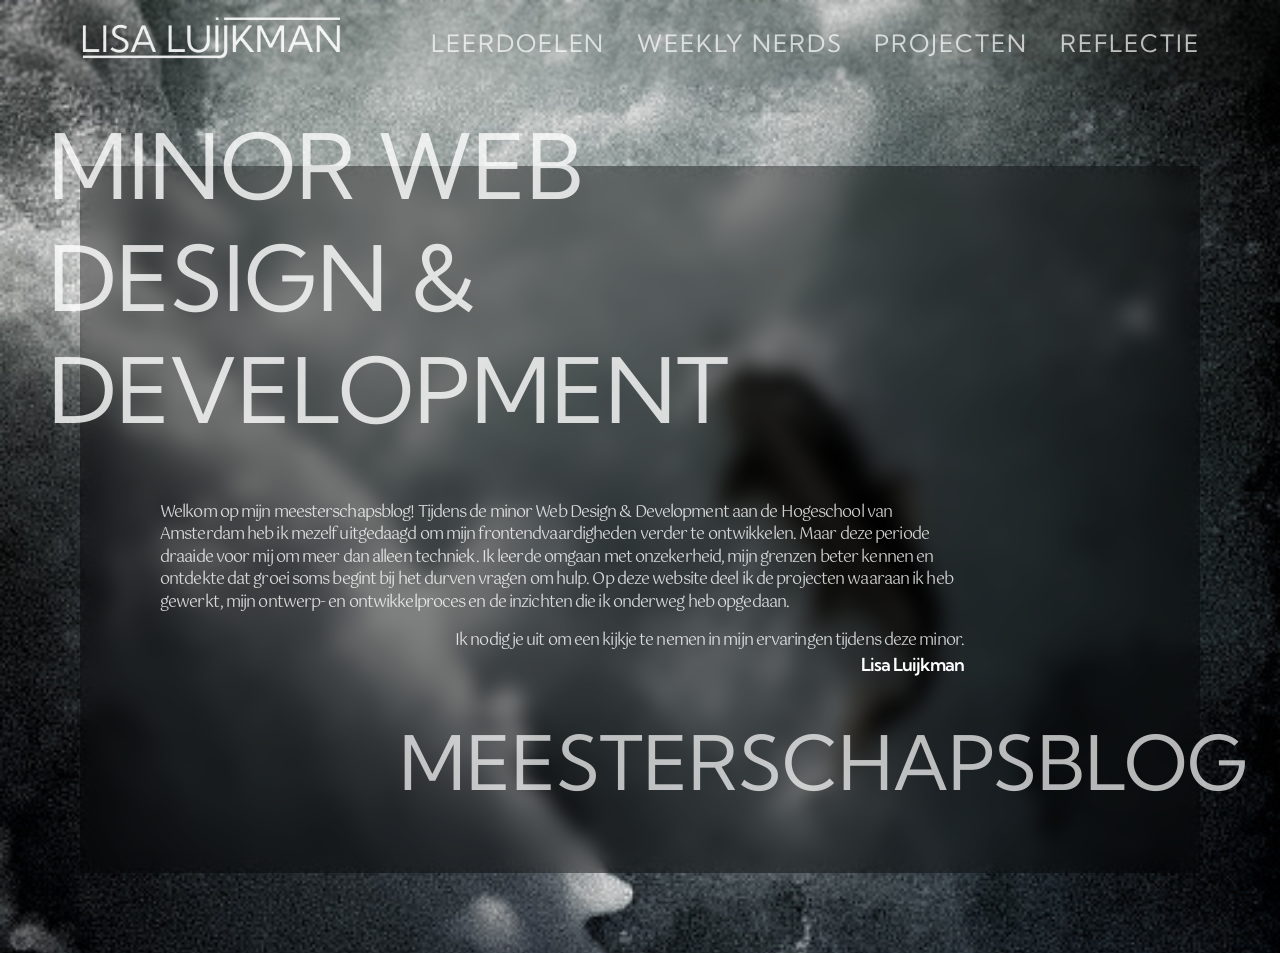
<file: index.html>
<!DOCTYPE html>
<html lang="en">

<head>
    <meta charset="UTF-8">
    <meta name="viewport" content="width=device-width, initial-scale=1.0">
    <title>Meesterschaps blog</title>
    <link rel="stylesheet" href="styles/general.css">
    <link rel="stylesheet" href="styles/index.css">
</head>

<body class="index-page">

    <header class="site-header">
        <div class="logo">
            <a href="index.html">
                <img src="assets/images/lisa-logo.png" alt="Lisa logo">
            </a>
        </div>

        <nav class="main-nav">
            <a href="pages/leerdoelen.html">Leerdoelen</a>
            <a href="pages/weekly_nerds.html">Weekly nerds</a>
            <a href="pages/vakken.html">Projecten</a>
            <a href="pages/reflectie.html">Reflectie</a>
        </nav>
    </header>

    <main class="index-main">

        <div id="index-h1-wrapper">
            <h1>Meesterschapsblog</h1>
        </div>

        <section class="hero-intro">
            <h2 class="hero-title">Minor Web Design &amp; Development</h2>

            <p class="hero-text">
                Welkom op mijn meesterschapsblog!
                Tijdens de minor Web Design &amp; Development aan de Hogeschool van Amsterdam heb ik mezelf uitgedaagd om
                mijn frontendvaardigheden verder te ontwikkelen. Maar deze periode draaide voor mij om meer dan alleen
                techniek. Ik leerde omgaan met onzekerheid, mijn grenzen beter kennen en ontdekte dat groei soms begint
                bij het durven vragen om hulp.
                Op deze website deel ik de projecten waaraan ik heb gewerkt, mijn ontwerp- en ontwikkelproces en de
                inzichten die ik onderweg heb opgedaan.
            </p>

            <p class="hero-text">
                Ik nodig je uit om een kijkje te nemen in mijn ervaringen tijdens deze minor.
            </p>
            <p class="hero-text">Lisa Luijkman</p>
        </section>

    </main>

</body>

</html>
</file>
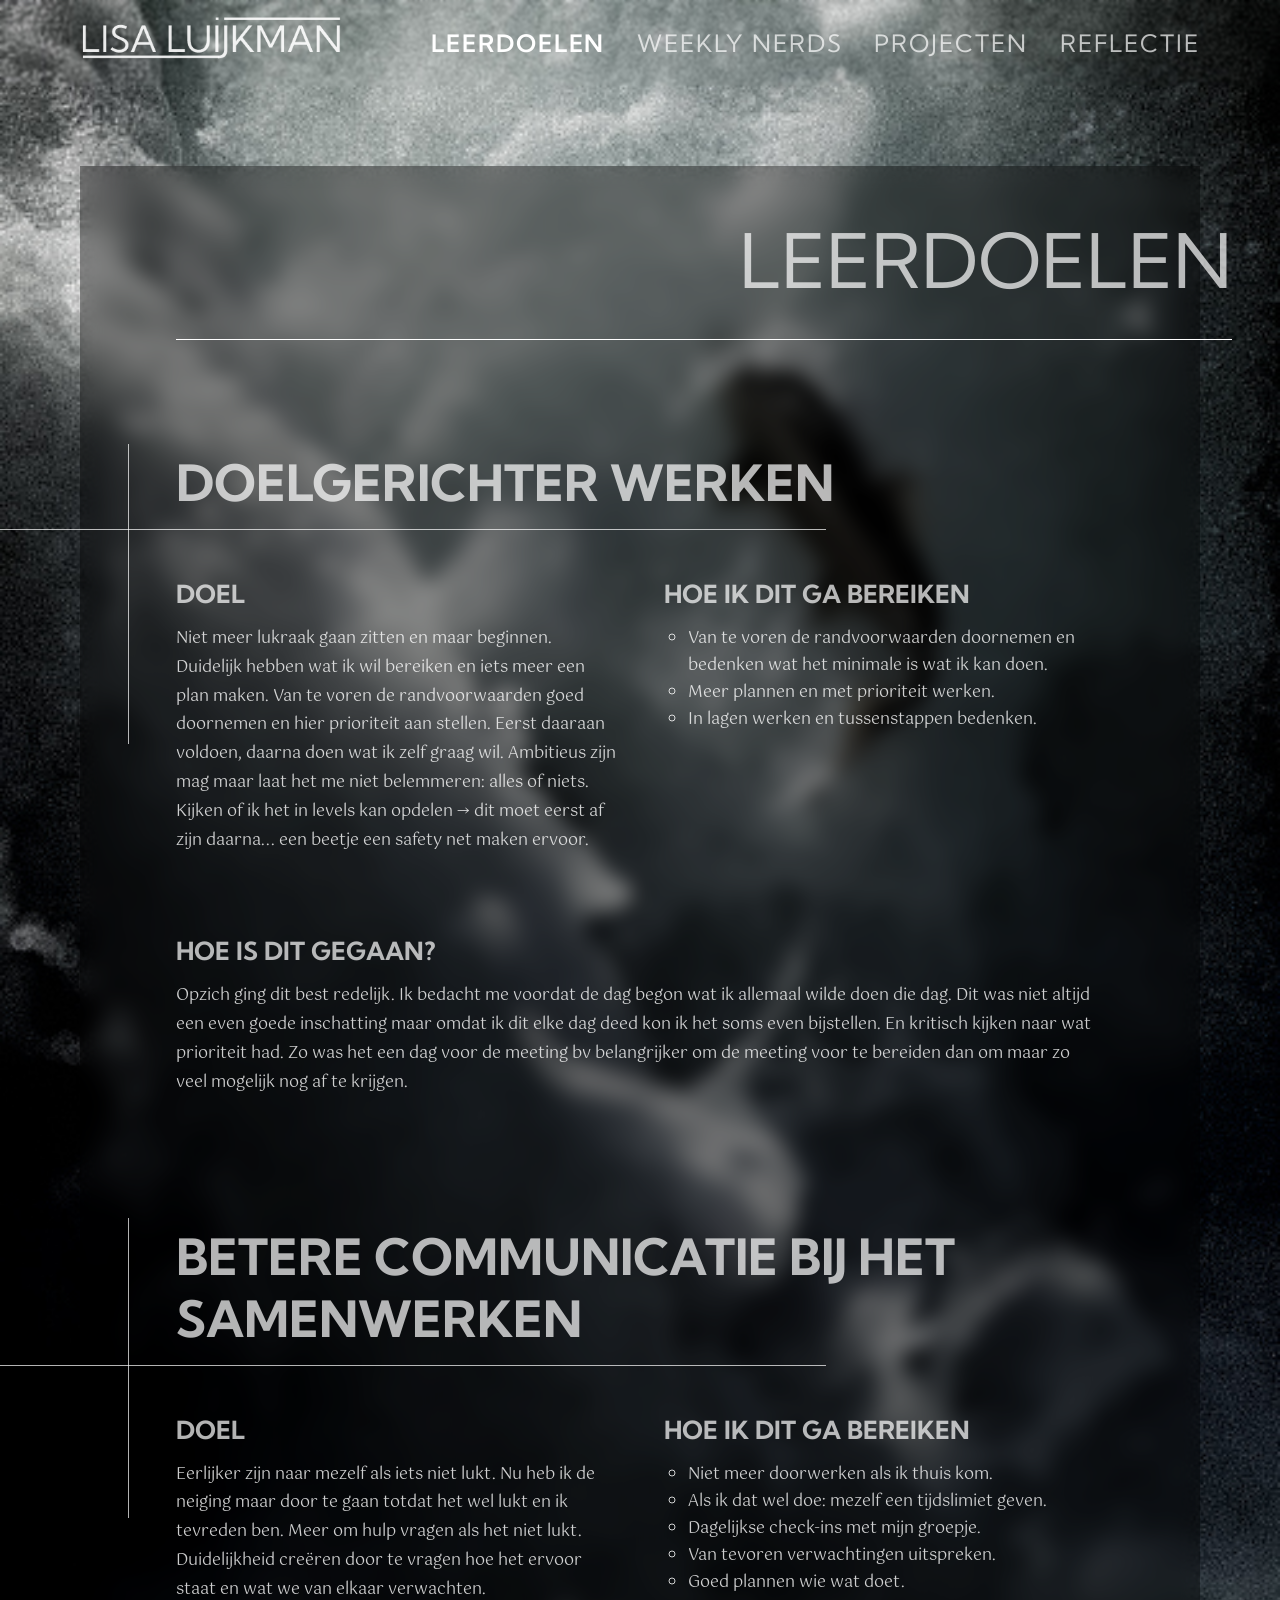
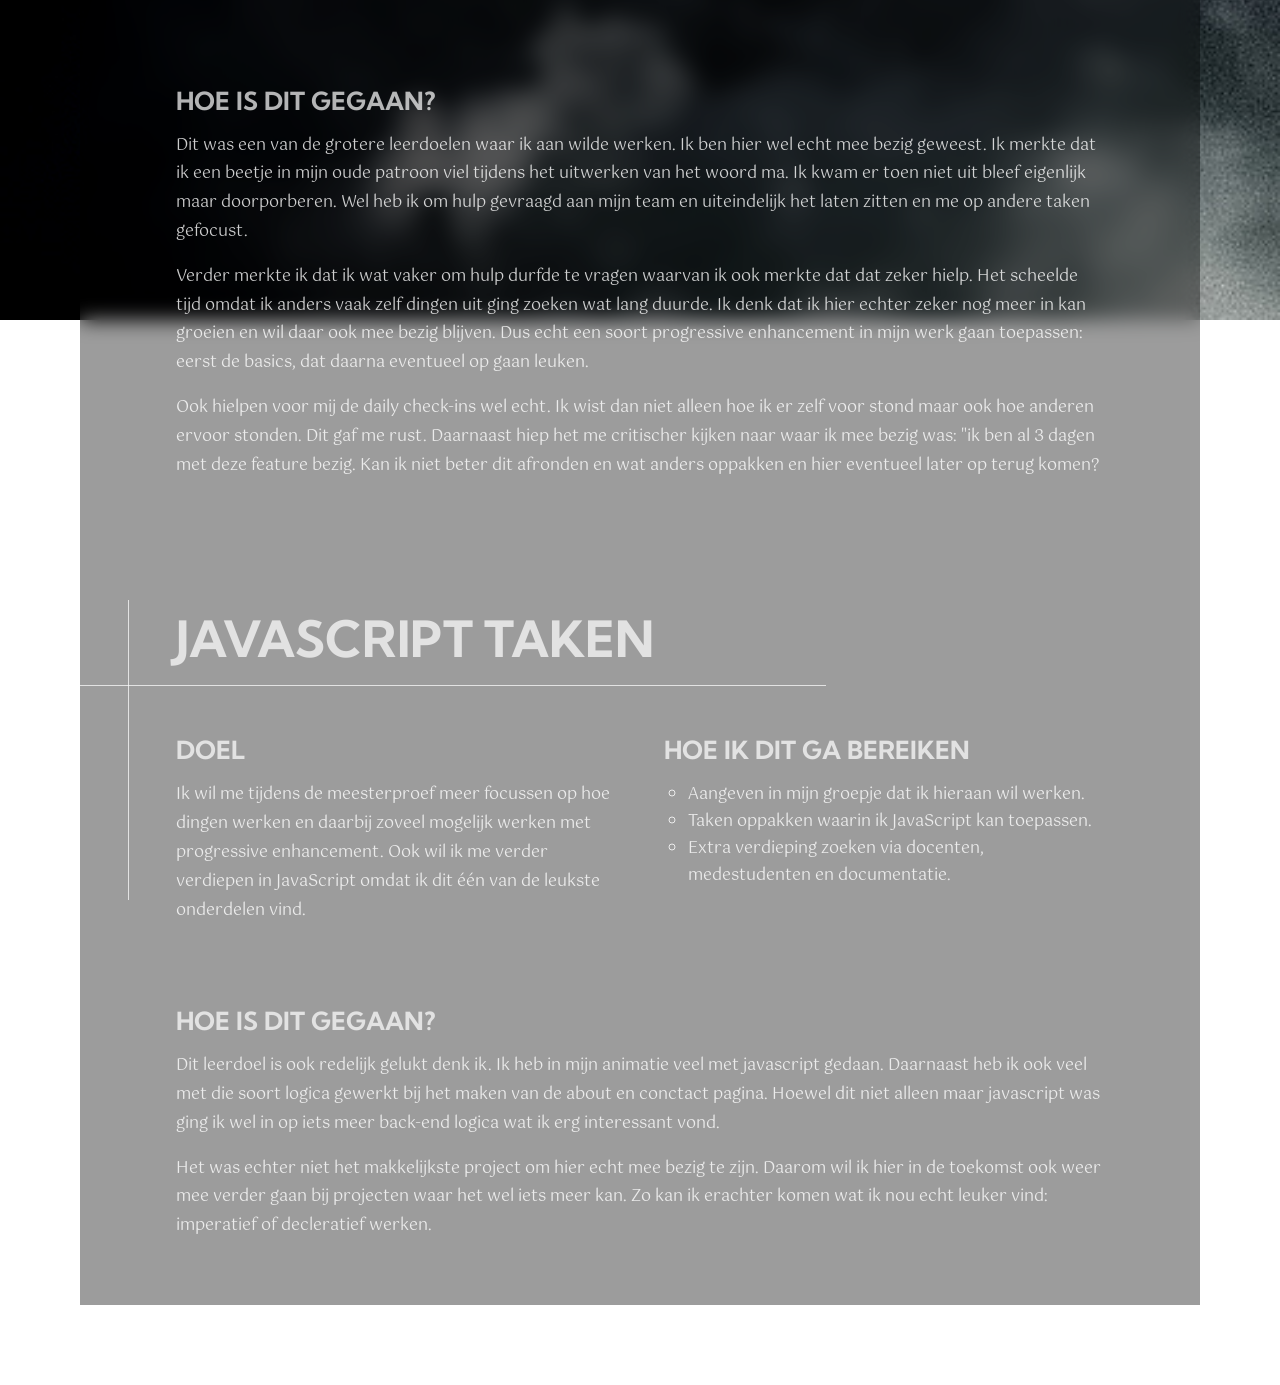
<file: pages/leerdoelen.html>
<!DOCTYPE html>
<html lang="en">

<head>
    <meta charset="UTF-8">
    <meta name="viewport" content="width=device-width, initial-scale=1.0">
    <title>Leerdoelen</title>
    <link rel="stylesheet" href="../styles/general.css">
    <link rel="stylesheet" href="../styles/leerdoelen.css">
</head>

<body>
    <header class="site-header">
        <div class="logo">
            <a href="index.html">
                <img src="../assets/images/lisa-logo.png" alt="Lisa logo">
            </a>
        </div>
        <nav class="main-nav">
            <a href="../pages/leerdoelen.html" class="active" aria-current="page">Leerdoelen</a>
            <a href="../pages/weekly_nerds.html">Weekly nerds</a>
            <a href="../pages/vakken.html">Projecten</a>
            <a href="../pages/reflectie.html">Reflectie</a>
        </nav>
    </header>


    <main class="learning-goals">
        <h1>Leerdoelen</h1>

        <article class="grid">
            <h2 class="full" class="section-title">Doelgerichter werken</h2>

            <ul>
                <li>
                    <h3>Doel</h3>
                    <p>
                        Niet meer lukraak gaan zitten en maar beginnen. Duidelijk hebben wat ik wil bereiken en iets
                        meer
                        een plan maken. Van te voren de randvoorwaarden goed doornemen en hier prioriteit aan stellen.
                        Eerst daaraan voldoen, daarna doen wat ik zelf graag wil. Ambitieus zijn mag maar laat het me
                        niet belemmeren: alles of niets. Kijken of ik het in levels kan opdelen → dit moet eerst af
                        zijn daarna... een beetje een safety net maken ervoor.
                    </p>
                </li>

                <li>
                    <h3>Hoe ik dit ga bereiken</h3>
                    <ul>
                        <li>Van te voren de randvoorwaarden doornemen en bedenken wat het minimale is wat ik kan doen.
                        </li>
                        <li>Meer plannen en met prioriteit werken.</li>
                        <li>In lagen werken en tussenstappen bedenken.</li>
                    </ul>
                </li>

                <li class="full">
                    <h3>Hoe is dit gegaan?</h3>
                    <p>
                        Opzich ging dit best redelijk. Ik bedacht me voordat de dag begon wat ik allemaal wilde doen die
                        dag. Dit was niet altijd een even goede inschatting maar omdat ik dit elke dag deed kon ik het
                        soms even bijstellen. En kritisch kijken naar wat prioriteit had. Zo was het een dag voor de
                        meeting bv belangrijker om de meeting voor te bereiden dan om maar zo veel mogelijk nog af te
                        krijgen.
                </li>
            </ul>
        </article>

        <article class="grid">
            <h2 class="full" class="section-title">Betere communicatie bij het samenwerken</h2>

            <ul>
                <li>
                    <h3>Doel</h3>
                    <p>
                        Eerlijker zijn naar mezelf als iets niet lukt. Nu heb ik de neiging maar door te gaan totdat het
                        wel
                        lukt en ik tevreden ben. Meer om hulp vragen als het niet lukt. Duidelijkheid creëren door te
                        vragen
                        hoe het ervoor staat en wat we van elkaar verwachten.
                    </p>
                </li>

                <li>
                    <h3>Hoe ik dit ga bereiken</h3>
                    <ul>
                        <li>Niet meer doorwerken als ik thuis kom.</li>
                        <li>Als ik dat wel doe: mezelf een tijdslimiet geven.</li>
                        <li>Dagelijkse check-ins met mijn groepje.</li>
                        <li>Van tevoren verwachtingen uitspreken.</li>
                        <li>Goed plannen wie wat doet.</li>
                    </ul>
                </li>

                <li class="full">
                    <h3>Hoe is dit gegaan?</h3>
                    <p>
                        Dit was een van de grotere leerdoelen waar ik aan wilde werken. Ik ben hier wel echt mee bezig
                        geweest. Ik merkte dat ik een beetje in mijn oude patroon viel tijdens het uitwerken van het
                        woord ma. Ik kwam er toen niet uit bleef eigenlijk maar doorporberen. Wel heb ik om hulp
                        gevraagd aan mijn team en uiteindelijk het laten zitten en me op andere taken gefocust.
                    </p>
                    <p>Verder merkte ik dat ik wat vaker om hulp durfde te vragen waarvan ik ook merkte dat dat zeker
                        hielp. Het scheelde tijd omdat ik anders vaak zelf dingen uit ging zoeken wat lang duurde. Ik
                        denk dat ik hier echter zeker nog meer in kan groeien en wil daar ook mee bezig blijven. Dus
                        echt een soort progressive enhancement in mijn werk gaan toepassen: eerst de basics, dat daarna
                        eventueel op gaan leuken.</p>
                    <p> Ook hielpen voor mij de daily check-ins wel echt. Ik wist dan niet alleen hoe ik er zelf voor
                        stond maar ook hoe anderen ervoor stonden. Dit gaf me rust. Daarnaast hiep het me critischer
                        kijken naar waar ik mee bezig was: "ik ben al 3 dagen met deze feature bezig. Kan ik niet beter
                        dit afronden en wat anders oppakken en hier eventueel later op terug komen?</p>
                </li>
            </ul>
        </article>

        <article class="grid">
            <h2 class="full" class="section-title">Javascript taken</h2>

            <ul>
                <li>
                    <h3>Doel</h3>
                    <p>
                        Ik wil me tijdens de meesterproef meer focussen op hoe dingen werken en daarbij zoveel mogelijk
                        werken met progressive enhancement. Ook wil ik me verder verdiepen in JavaScript omdat ik dit
                        één
                        van de leukste onderdelen vind.
                    </p>
                </li>

                <li>
                    <h3>Hoe ik dit ga bereiken</h3>
                    <ul>
                        <li>Aangeven in mijn groepje dat ik hieraan wil werken.</li>
                        <li>Taken oppakken waarin ik JavaScript kan toepassen.</li>
                        <li>Extra verdieping zoeken via docenten, medestudenten en documentatie.</li>
                    </ul>
                </li>

                <li class="full">
                    <h3>Hoe is dit gegaan?</h3>
                    <p>
                        Dit leerdoel is ook redelijk gelukt denk ik. Ik heb in mijn animatie veel met javascript gedaan.
                        Daarnaast heb ik ook veel met die soort logica gewerkt bij het maken van de about en conctact
                        pagina. Hoewel dit niet alleen maar javascript was ging ik wel in op iets meer back-end logica
                        wat ik erg interessant vond.
                    </p>
                    <p>Het was echter niet het makkelijkste project om hier echt mee bezig te zijn. Daarom wil ik hier
                        in de toekomst ook weer mee verder gaan bij projecten waar het wel iets meer kan. Zo kan ik
                        erachter komen wat ik nou echt leuker vind: imperatief of decleratief werken.</p>
                </li>
            </ul>
        </article>
    </main>


    <footer>

    </footer>


</body>

</html>
</file>
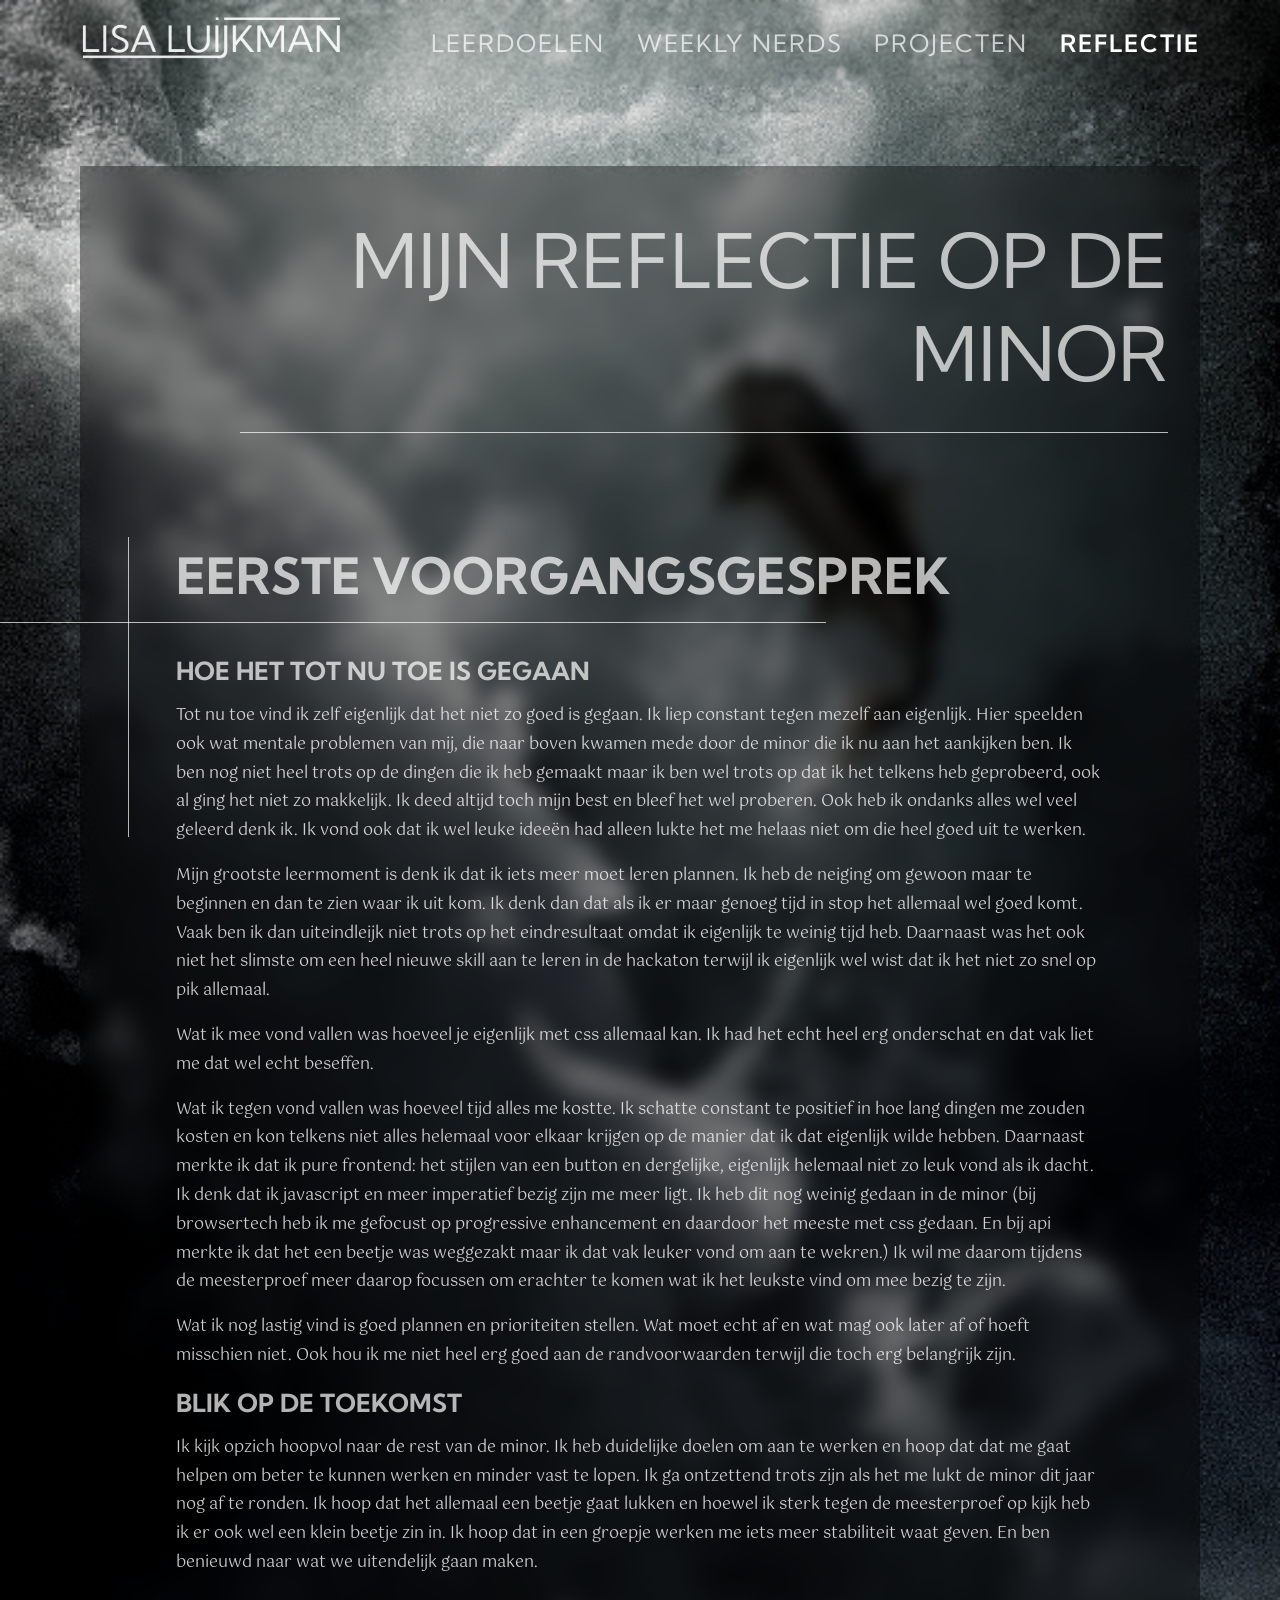
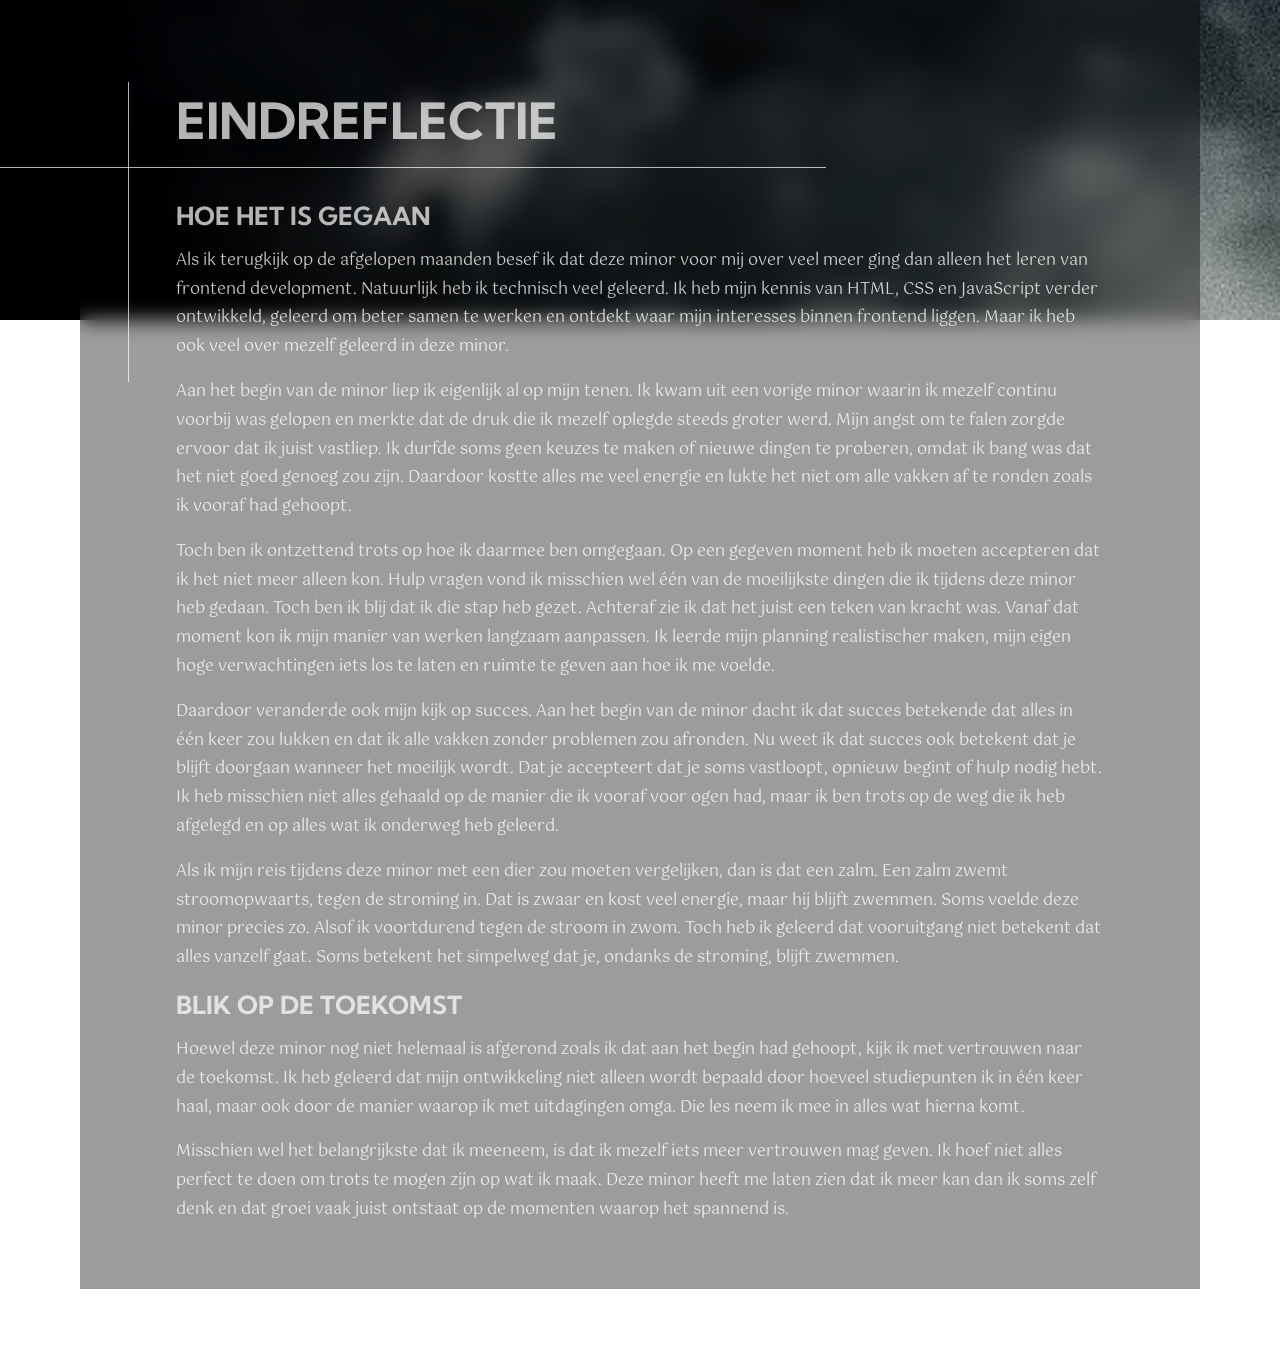
<file: pages/reflectie.html>
<!DOCTYPE html>
<html lang="en">

<head>
    <meta charset="UTF-8">
    <meta name="viewport" content="width=device-width, initial-scale=1.0">
    <title>Reflectie tweede gesprek</title>
    <link rel="stylesheet" href="../styles/general.css">
    <link rel="stylesheet" href="../styles/reflectie.css">
</head>

<body>

    <header class="site-header">
        <div class="logo">
            <a href="index.html">
                <img src="../assets/images/lisa-logo.png" alt="Lisa logo">
            </a>
        </div>
        <nav class="main-nav">
            <a href="../pages/leerdoelen.html"">Leerdoelen</a>
            <a href="../pages/weekly_nerds.html" >Weekly nerds</a>
            <a href="../pages/vakken.html" >Projecten</a>
            <a href="../pages/reflectie.html" class="active" aria-current="page">Reflectie</a>
        </nav>
    </header>

    <main>

        <h1>Mijn reflectie op de minor</h1>

        <h2>Eerste voorgangsgesprek</h2>
        <h3>Hoe het tot nu toe is gegaan</h3>
        <p>Tot nu toe vind ik zelf eigenlijk dat het niet zo goed is gegaan. Ik liep constant tegen mezelf aan
            eigenlijk. Hier speelden ook wat mentale problemen van mij, die naar boven kwamen mede door de minor die ik
            nu aan het aankijken ben. Ik ben nog niet heel trots op de dingen die ik heb gemaakt maar ik ben wel trots
            op dat ik het telkens heb geprobeerd, ook al ging het niet zo makkelijk. Ik deed altijd toch mijn best en
            bleef het wel proberen. Ook heb ik ondanks alles wel veel geleerd denk ik. Ik vond ook dat ik wel leuke
            ideeën had alleen lukte het me helaas niet om die heel goed uit te werken. </p>
        <p>Mijn grootste leermoment is denk ik dat ik iets meer moet leren plannen. Ik heb de neiging om gewoon maar te
            beginnen en dan te zien waar ik uit kom. Ik denk dan dat als ik er maar genoeg tijd in stop het allemaal wel
            goed komt. Vaak ben ik dan uiteindleijk niet trots op het eindresultaat omdat ik eigenlijk te weinig tijd
            heb. Daarnaast was het ook niet het slimste om een heel nieuwe skill aan te leren in de hackaton terwijl ik
            eigenlijk wel wist dat ik het niet zo snel op pik allemaal. </p>

        <p>Wat ik mee vond vallen was hoeveel je eigenlijk met css allemaal kan. Ik had het echt heel erg onderschat en
            dat vak liet me dat wel echt beseffen. </p>
        <p>Wat ik tegen vond vallen was hoeveel tijd alles me kostte. Ik schatte constant te positief in hoe lang dingen
            me zouden kosten en kon telkens niet alles helemaal voor elkaar krijgen op de manier dat ik dat eigenlijk
            wilde hebben. Daarnaast merkte ik dat ik pure frontend: het stijlen van een button en dergelijke, eigenlijk
            helemaal niet zo leuk vond als ik dacht. Ik denk dat ik javascript en meer imperatief bezig zijn me meer
            ligt. Ik heb dit nog weinig gedaan in de minor (bij browsertech heb ik me gefocust op progressive
            enhancement en daardoor het meeste met css gedaan. En bij api merkte ik dat het een beetje was weggezakt
            maar ik dat vak leuker vond om aan te wekren.) Ik wil me daarom tijdens de meesterproef meer daarop focussen
            om erachter te komen wat ik het leukste vind om mee bezig te zijn. </p>
        <p>Wat ik nog lastig vind is goed plannen en prioriteiten stellen. Wat moet echt af en wat mag ook later af of
            hoeft misschien niet. Ook hou ik me niet heel erg goed aan de randvoorwaarden terwijl die toch erg
            belangrijk zijn.</p>


        <h3>Blik op de toekomst</h3>
        <p>Ik kijk opzich hoopvol naar de rest van de minor. Ik heb duidelijke doelen om aan te werken en hoop dat dat
            me gaat helpen om beter te kunnen werken en minder vast te lopen. Ik ga ontzettend trots zijn als het me
            lukt de minor dit jaar nog af te ronden. Ik hoop dat het allemaal een beetje gaat lukken en hoewel ik sterk
            tegen de meesterproef op kijk heb ik er ook wel een klein beetje zin in. Ik hoop dat in een groepje werken
            me iets meer stabiliteit waat geven. En ben benieuwd naar wat we uitendelijk gaan maken.</p>



        <h2>Eindreflectie</h2>
        <h3>Hoe het is gegaan</h3>

        <p>Als ik terugkijk op de afgelopen maanden besef ik dat deze minor voor mij over veel meer ging dan alleen het
            leren van frontend development. Natuurlijk heb ik technisch veel geleerd. Ik heb mijn kennis van HTML, CSS
            en JavaScript verder ontwikkeld, geleerd om beter samen te werken en ontdekt waar mijn interesses binnen
            frontend liggen. Maar ik heb ook veel over mezelf geleerd in deze minor.</p>

        <p>Aan het begin van de minor liep ik eigenlijk al op mijn tenen. Ik kwam uit een vorige minor waarin ik mezelf
            continu voorbij was gelopen en merkte dat de druk die ik mezelf oplegde steeds groter werd. Mijn angst om te
            falen zorgde ervoor dat ik juist vastliep. Ik durfde soms geen keuzes te maken of nieuwe dingen te proberen,
            omdat ik bang was dat het niet goed genoeg zou zijn. Daardoor kostte alles me veel energie en lukte het niet
            om alle vakken af te ronden zoals ik vooraf had gehoopt.</p>

        <p>Toch ben ik ontzettend trots op hoe ik daarmee ben omgegaan. Op een gegeven moment heb ik moeten accepteren
            dat ik het niet meer alleen kon. Hulp vragen vond ik misschien wel één van de moeilijkste dingen die ik
            tijdens deze minor heb gedaan. Toch ben ik blij dat ik die stap heb gezet. Achteraf zie ik dat het juist een
            teken van kracht was. Vanaf dat moment kon ik mijn manier van werken langzaam aanpassen. Ik leerde mijn
            planning realistischer maken, mijn eigen hoge verwachtingen iets los te laten en ruimte te geven aan hoe ik
            me voelde.</p>

        <p>Daardoor veranderde ook mijn kijk op succes. Aan het begin van de minor dacht ik dat succes betekende dat
            alles in één keer zou lukken en dat ik alle vakken zonder problemen zou afronden. Nu weet ik dat succes ook
            betekent dat je blijft doorgaan wanneer het moeilijk wordt. Dat je accepteert dat je soms vastloopt, opnieuw
            begint of hulp nodig hebt. Ik heb misschien niet alles gehaald op de manier die ik vooraf voor ogen had,
            maar ik ben trots op de weg die ik heb afgelegd en op alles wat ik onderweg heb geleerd.</p>

        <p>Als ik mijn reis tijdens deze minor met een dier zou moeten vergelijken, dan is dat een zalm. Een zalm zwemt
            stroomopwaarts, tegen de stroming in. Dat is zwaar en kost veel energie, maar hij blijft zwemmen. Soms
            voelde deze minor precies zo. Alsof ik voortdurend tegen de stroom in zwom. Toch heb ik geleerd dat
            vooruitgang niet betekent dat alles vanzelf gaat. Soms betekent het simpelweg dat je, ondanks de stroming,
            blijft zwemmen.</p>

        <h3>Blik op de toekomst</h3>

        <p>Hoewel deze minor nog niet helemaal is afgerond zoals ik dat aan het begin had gehoopt, kijk ik met
            vertrouwen naar de toekomst. Ik heb geleerd dat mijn ontwikkeling niet alleen wordt bepaald door hoeveel
            studiepunten ik in één keer haal, maar ook door de manier waarop ik met uitdagingen omga. Die les neem ik
            mee in alles wat hierna komt.</p>

        <p>Misschien wel het belangrijkste dat ik meeneem, is dat ik mezelf iets meer vertrouwen mag geven. Ik hoef niet
            alles perfect te doen om trots te mogen zijn op wat ik maak. Deze minor heeft me laten zien dat ik meer kan
            dan ik soms zelf denk en dat groei vaak juist ontstaat op de momenten waarop het spannend is.</p>

        
    </main>

    <footer></footer>

</body>

</html>
</file>
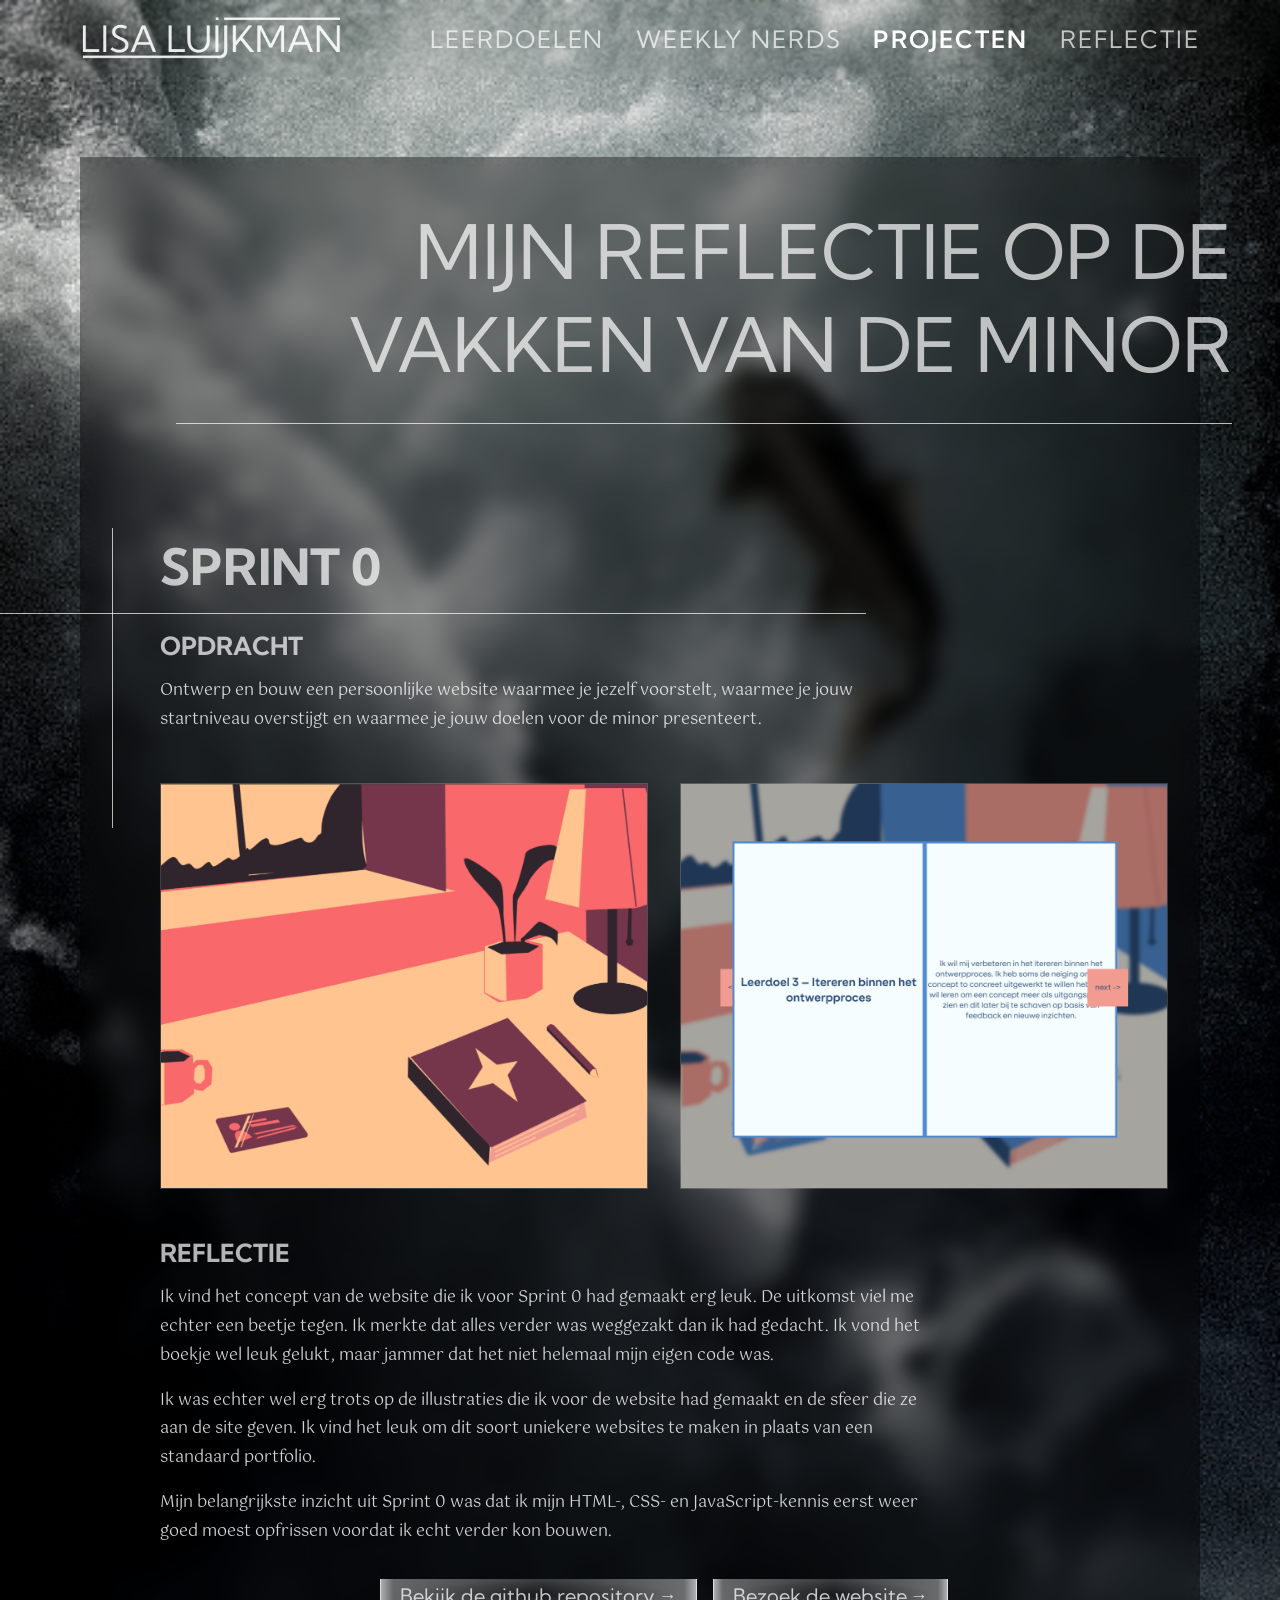
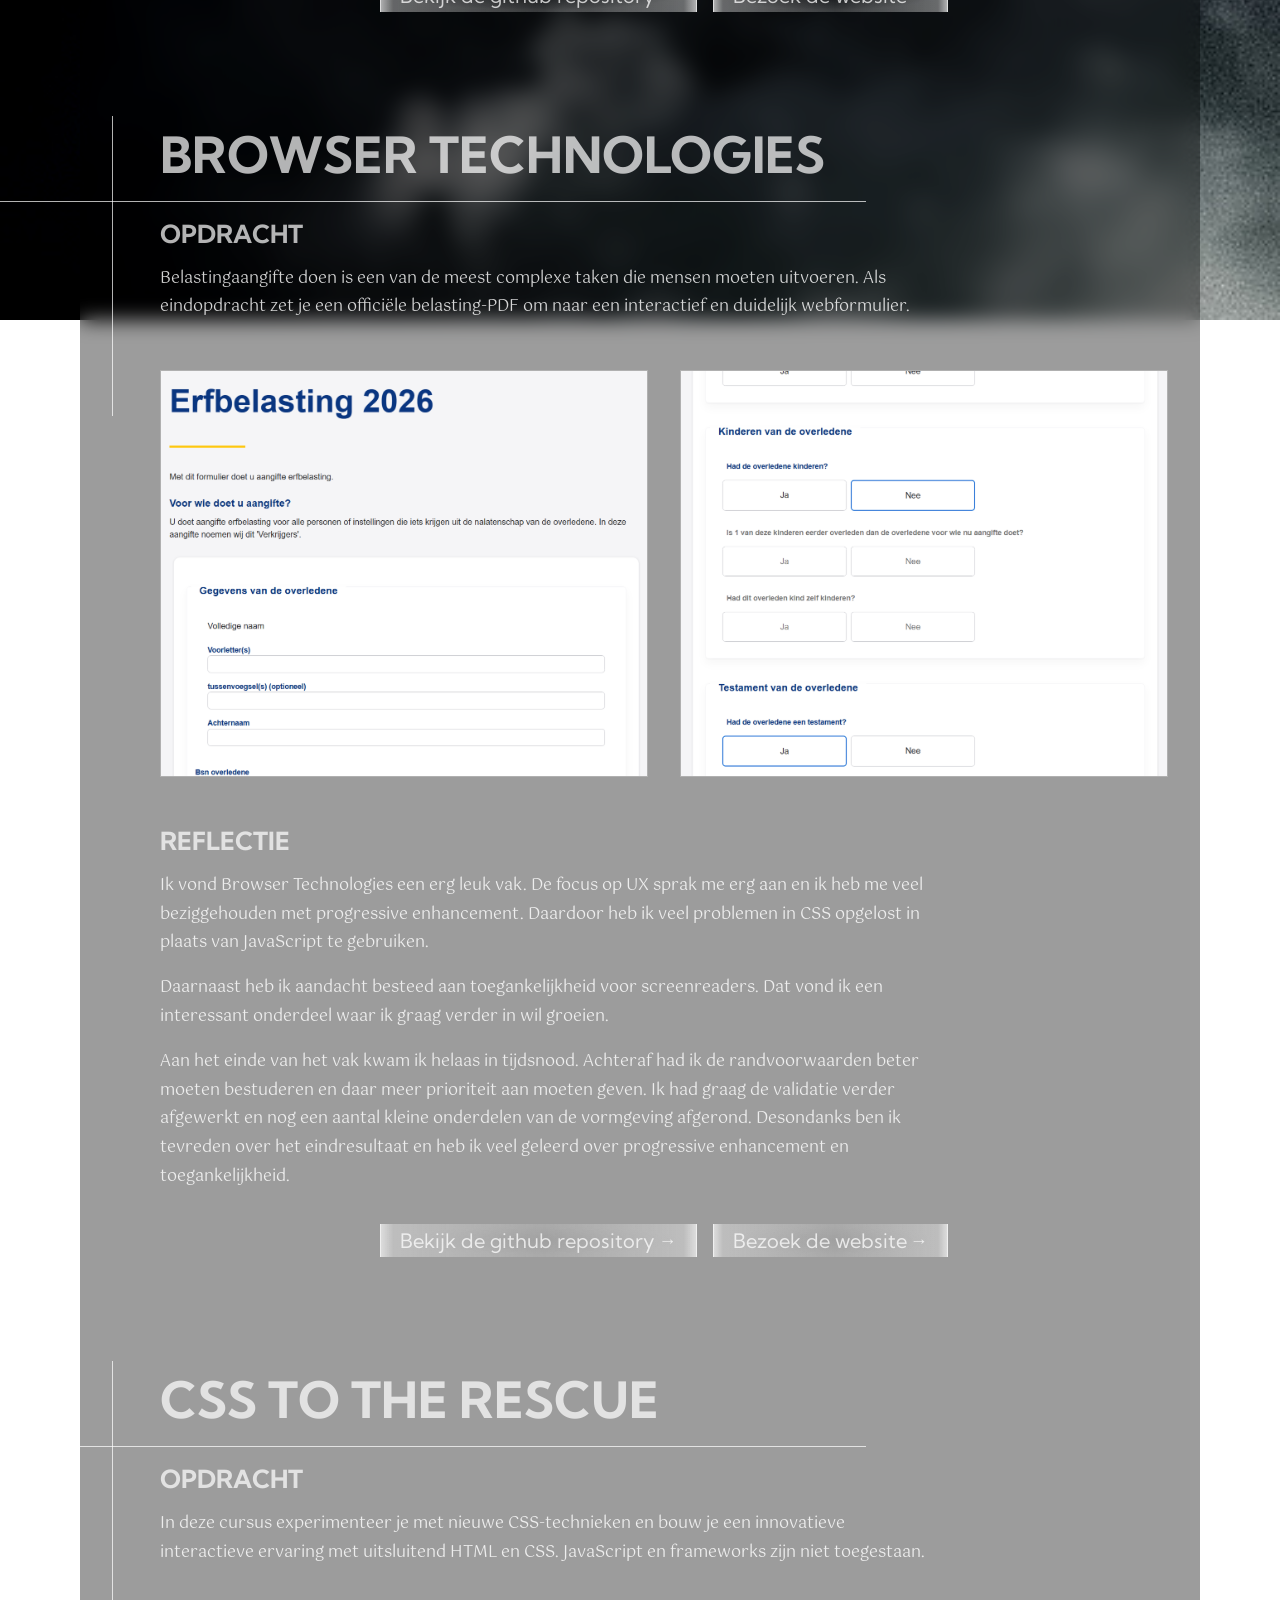
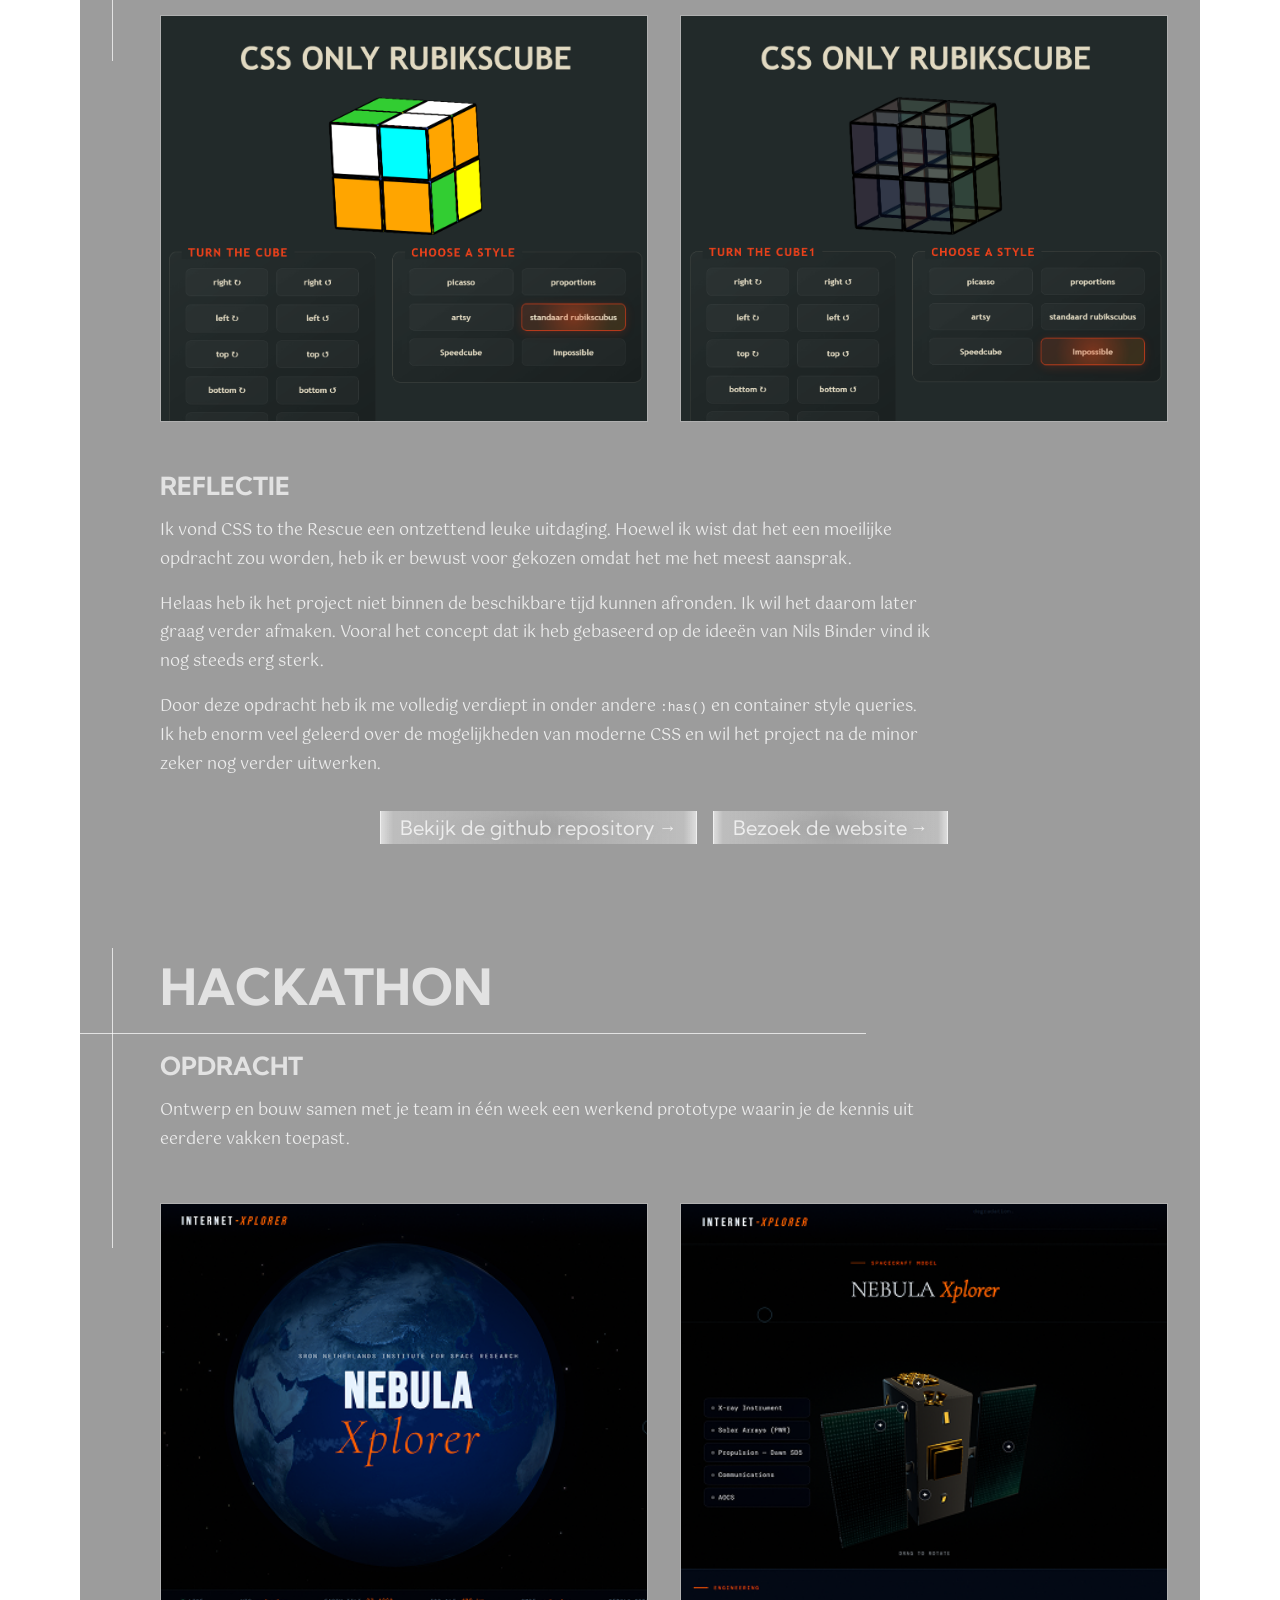
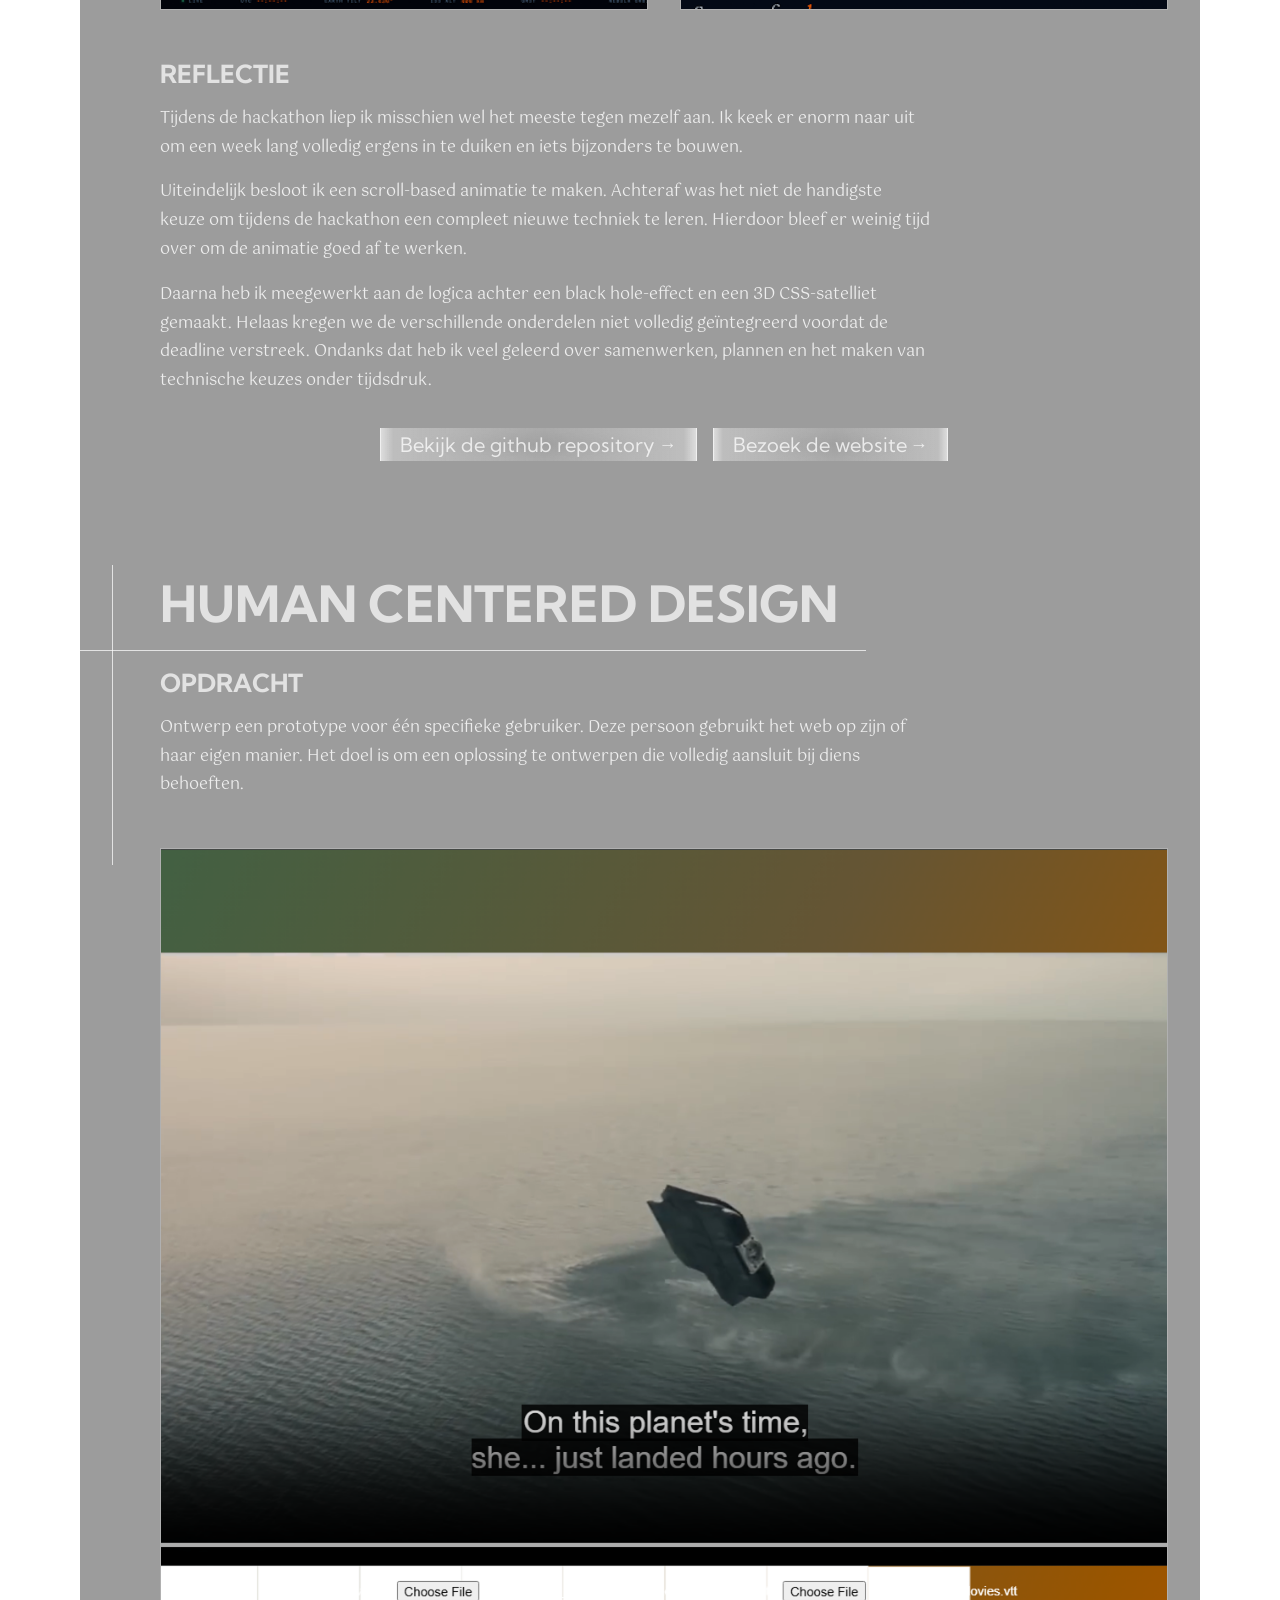
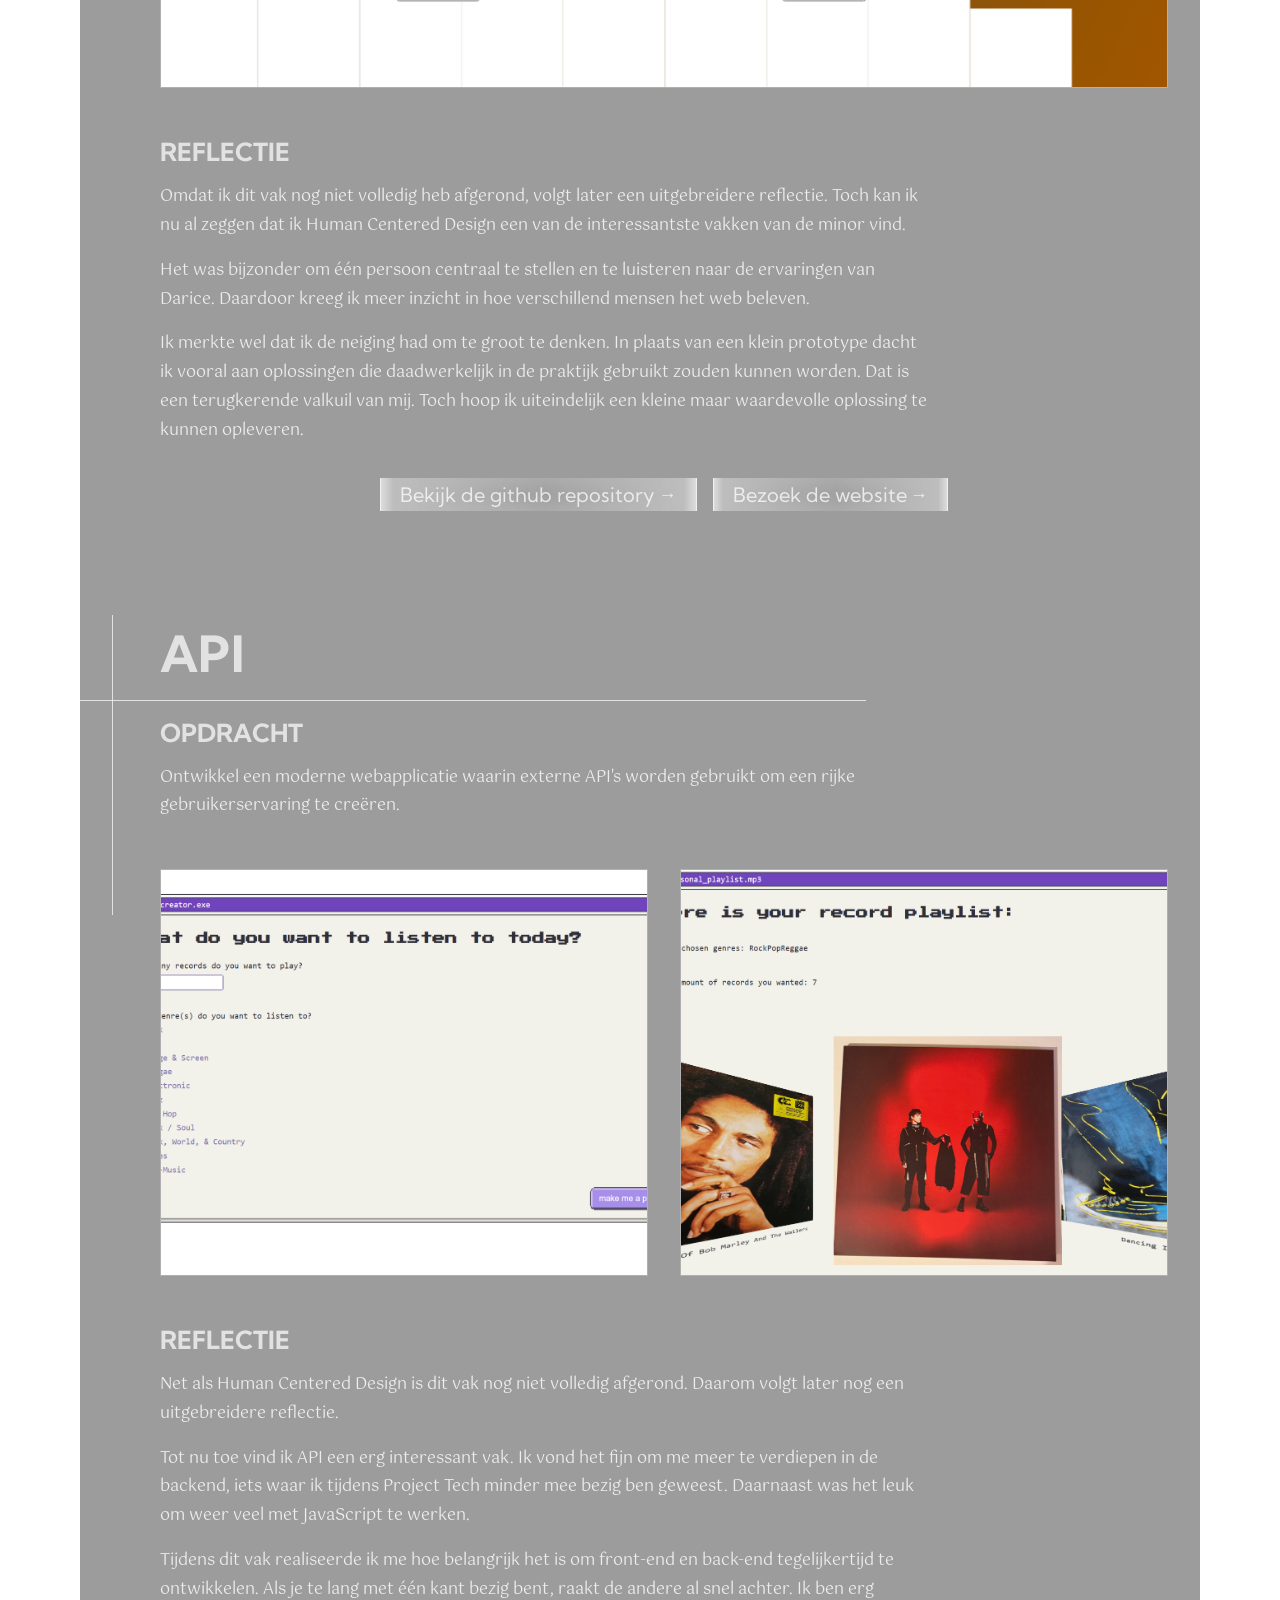
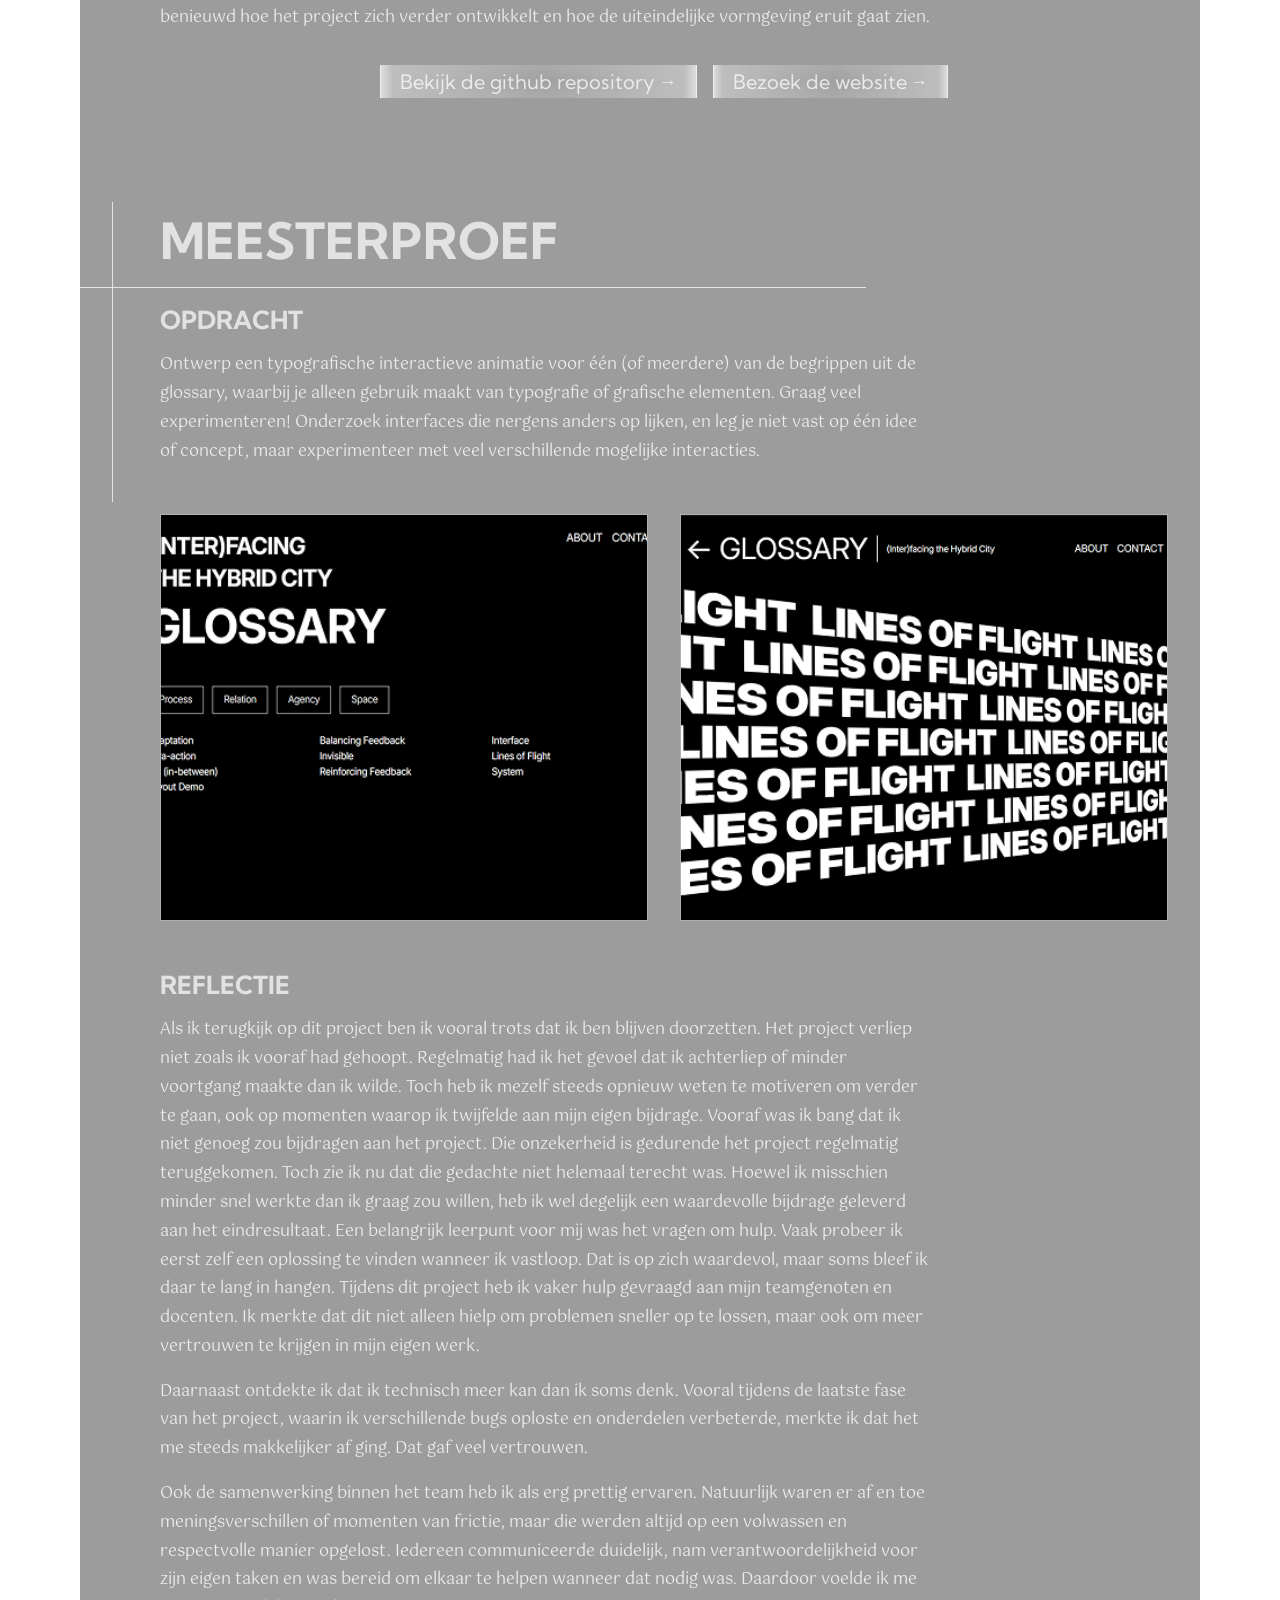
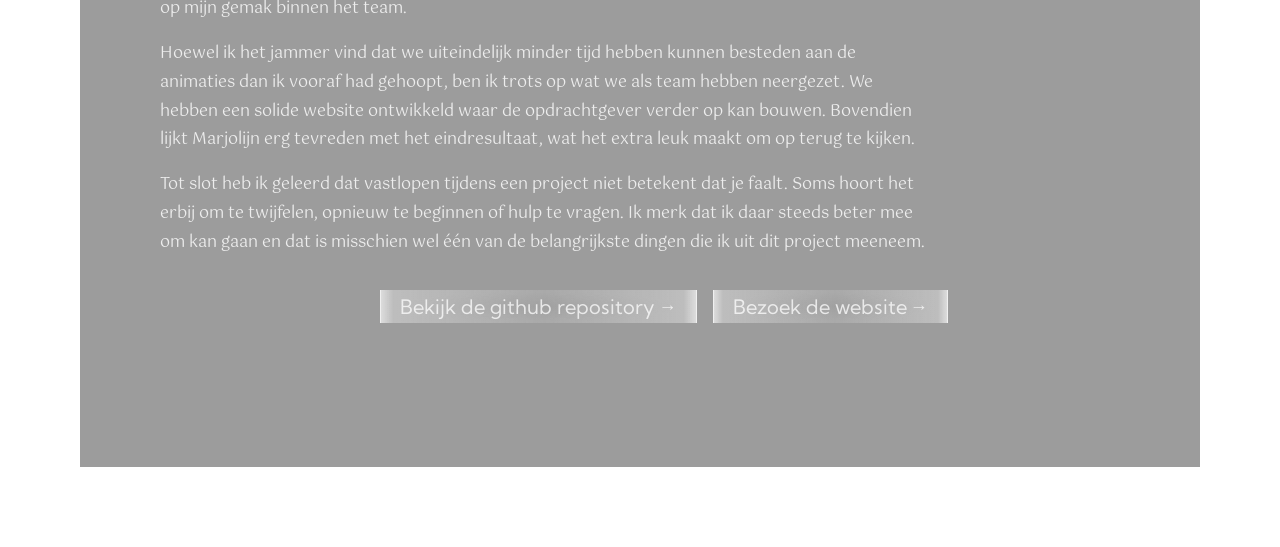
<file: pages/vakken.html>
<head>
    <meta charset="UTF-8">
    <meta name="viewport" content="width=device-width, initial-scale=1.0">
    <title>Reflectie vakken</title>
    <link rel="stylesheet" href="../styles/general.css">
    <link rel="stylesheet" href="../styles/vakken.css">
</head>

<body>
   <header class="site-header">
        <div class="logo">
            <a href="index.html">
                <img src="../assets/images/lisa-logo.png" alt="Lisa logo">
            </a>
        </div>
        <nav class="main-nav">
            <a href="../pages/leerdoelen.html"">Leerdoelen</a>
            <a href="../pages/weekly_nerds.html" >Weekly nerds</a>
            <a href="../pages/vakken.html" class="active" aria-current="page">Projecten</a>
            <a href="../pages/reflectie.html">Reflectie</a>
        </nav>
    </header>

    <main>


        <h1>Mijn reflectie op de vakken van de minor</h1>

        <article class="project">

            <header>
                <h2>Sprint 0</h2>

                <h3>Opdracht</h3>

                <p>
                    Ontwerp en bouw een persoonlijke website waarmee je jezelf voorstelt,
                    waarmee je jouw startniveau overstijgt en waarmee je jouw doelen voor
                    de minor presenteert.
                </p>
            </header>



            <section class="gallery">
                <img src="../assets/images/sprint0-1.png" alt="Homepage van Sprint 0" >
                <img src="../assets/images/sprint0-2.png" alt="Detail van Sprint 0" >
            </section>

            <section class="reflection">
                <h3>Reflectie</h3>

                <p>
                    Ik vind het concept van de website die ik voor Sprint 0 had gemaakt erg
                    leuk. De uitkomst viel me echter een beetje tegen. Ik merkte dat alles
                    verder was weggezakt dan ik had gedacht. Ik vond het boekje wel leuk
                    gelukt, maar jammer dat het niet helemaal mijn eigen code was.
                </p>

                <p>
                    Ik was echter wel erg trots op de illustraties die ik voor de website
                    had gemaakt en de sfeer die ze aan de site geven. Ik vind het leuk om
                    dit soort uniekere websites te maken in plaats van een standaard
                    portfolio.
                </p>

                <p>
                    Mijn belangrijkste inzicht uit Sprint 0 was dat ik mijn HTML-, CSS- en
                    JavaScript-kennis eerst weer goed moest opfrissen voordat ik echt verder
                    kon bouwen.
                </p>

            </section>

            <section class="project-links">
                <a href="https://github.com/lisaluijk/visitekaarje2026" class="link-button" target="_blank">
                    Bekijk de github repository
                </a>

                <a href="https://lisaluijk.github.io/visitekaarje2026/" class="link-button" target="_blank">
                    Bezoek de website
                </a>
            </section>

        </article>



        <article class="project">

            <header>
                <h2>Browser Technologies</h2>

                <h3>Opdracht</h3>

                <p>
                    Belastingaangifte doen is een van de meest complexe taken die mensen moeten uitvoeren.
                    Als eindopdracht zet je een officiële belasting-PDF om naar een interactief en duidelijk
                    webformulier.
                </p>
            </header>



            <section class="gallery">
                <img src="../assets/images/browsertech-1.png" alt="Browser Technologies formulier">
                <img src="../assets/images/browsertech-2.png" alt="Browser Technologies detail">
            </section>

            <section class="reflection">
                <h3>Reflectie</h3>

                <p>
                    Ik vond Browser Technologies een erg leuk vak. De focus op UX sprak me erg aan en ik heb
                    me veel beziggehouden met progressive enhancement. Daardoor heb ik veel problemen in CSS
                    opgelost in plaats van JavaScript te gebruiken.
                </p>

                <p>
                    Daarnaast heb ik aandacht besteed aan toegankelijkheid voor screenreaders. Dat vond ik een
                    interessant onderdeel waar ik graag verder in wil groeien.
                </p>

                <p>
                    Aan het einde van het vak kwam ik helaas in tijdsnood. Achteraf had ik de
                    randvoorwaarden beter moeten bestuderen en daar meer prioriteit aan moeten geven. Ik had
                    graag de validatie verder afgewerkt en nog een aantal kleine onderdelen van de vormgeving
                    afgerond. Desondanks ben ik tevreden over het eindresultaat en heb ik veel geleerd over
                    progressive enhancement en toegankelijkheid.
                </p>

            </section>

            <section class="project-links">
                <a href="https://github.com/lisaluijk/BrowserTechnologies" class="link-button" target="_blank">
                    Bekijk de github repository
                </a>

                <a href="https://lisaluijk.github.io/BrowserTechnologies/" class="link-button" target="_blank">
                    Bezoek de website
                </a>

            </section>


        </article>

        <article class="project">

            <header>
                <h2>CSS to the Rescue</h2>

                <h3>Opdracht</h3>

                <p>
                    In deze cursus experimenteer je met nieuwe CSS-technieken en bouw je een innovatieve
                    interactieve ervaring met uitsluitend HTML en CSS. JavaScript en frameworks zijn niet
                    toegestaan.
                </p>
            </header>



            <section class="gallery">
                <img src="../assets/images/css-1.png" alt="CSS to the Rescue project" >
                <img src="../assets/images/css-2.png" alt="CSS to the Rescue interactie" >
            </section>

            <section class="reflection">
                <h3>Reflectie</h3>

                <p>
                    Ik vond CSS to the Rescue een ontzettend leuke uitdaging. Hoewel ik wist dat het een
                    moeilijke opdracht zou worden, heb ik er bewust voor gekozen omdat het me het meest
                    aansprak.
                </p>

                <p>
                    Helaas heb ik het project niet binnen de beschikbare tijd kunnen afronden. Ik wil het
                    daarom later graag verder afmaken. Vooral het concept dat ik heb gebaseerd op de ideeën
                    van Nils Binder vind ik nog steeds erg sterk.
                </p>

                <p>
                    Door deze opdracht heb ik me volledig verdiept in onder andere <code>:has()</code> en
                    container style queries. Ik heb enorm veel geleerd over de mogelijkheden van moderne CSS
                    en wil het project na de minor zeker nog verder uitwerken.
                </p>

            </section>
            <section class="project-links">
                <a href="https://github.com/lisaluijk/MWDD_CSS" class="link-button" target="_blank">
                    Bekijk de github repository
                </a>

                <a href="https://lisaluijk.github.io/MWDD_CSS/" class="link-button" target="_blank">
                    Bezoek de website
                </a>



            </section>

        </article>

        <article class="project">

            <header>
                <h2>Hackathon</h2>

                <h3>Opdracht</h3>

                <p>
                    Ontwerp en bouw samen met je team in één week een werkend prototype waarin je de kennis
                    uit eerdere vakken toepast.
                </p>
            </header>



            <section class="gallery">
                <img src="../assets/images/hackaton-1.png" alt="Hackathon project" >
                <img src="../assets/images/hackaton-2.png" alt="Hackathon resultaat" >
            </section>

            <section class="reflection">
                <h3>Reflectie</h3>

                <p>
                    Tijdens de hackathon liep ik misschien wel het meeste tegen mezelf aan. Ik keek er enorm
                    naar uit om een week lang volledig ergens in te duiken en iets bijzonders te bouwen.
                </p>

                <p>
                    Uiteindelijk besloot ik een scroll-based animatie te maken. Achteraf was het niet de
                    handigste keuze om tijdens de hackathon een compleet nieuwe techniek te leren. Hierdoor
                    bleef er weinig tijd over om de animatie goed af te werken.
                </p>

                <p>
                    Daarna heb ik meegewerkt aan de logica achter een black hole-effect en een 3D CSS-satelliet
                    gemaakt. Helaas kregen we de verschillende onderdelen niet volledig geïntegreerd voordat de
                    deadline verstreek. Ondanks dat heb ik veel geleerd over samenwerken, plannen en het maken
                    van technische keuzes onder tijdsdruk.
                </p>

            </section>

            <section class="project-links">
                <a href="https://github.com/MitchellKevin/Space" class="link-button" target="_blank">
                    Bekijk de github repository
                </a>

                <a href="https://mitchellkevin.github.io/Space/" class="link-button" target="_blank">
                    Bezoek de website
                </a>


            </section>

        </article>

        <article class="project">

            <header>
                <h2>Human Centered Design</h2>

                <h3>Opdracht</h3>

                <p>
                    Ontwerp een prototype voor één specifieke gebruiker. Deze persoon gebruikt het web op
                    zijn of haar eigen manier. Het doel is om een oplossing te ontwerpen die volledig aansluit
                    bij diens behoeften.
                </p>
            </header>



            <section class="gallery">
                <img src="../assets/images/hcd-1.png" alt="Human Centered Design" >
            </section>

            <section class="reflection">
                <h3>Reflectie</h3>

                <p>
                    Omdat ik dit vak nog niet volledig heb afgerond, volgt later een uitgebreidere reflectie.
                    Toch kan ik nu al zeggen dat ik Human Centered Design een van de interessantste vakken van
                    de minor vind.
                </p>

                <p>
                    Het was bijzonder om één persoon centraal te stellen en te luisteren naar de ervaringen
                    van Darice. Daardoor kreeg ik meer inzicht in hoe verschillend mensen het web beleven.
                </p>

                <p>
                    Ik merkte wel dat ik de neiging had om te groot te denken. In plaats van een klein
                    prototype dacht ik vooral aan oplossingen die daadwerkelijk in de praktijk gebruikt zouden
                    kunnen worden. Dat is een terugkerende valkuil van mij. Toch hoop ik uiteindelijk een
                    kleine maar waardevolle oplossing te kunnen opleveren.
                </p>

            </section>

            </section>

            <section class="project-links">
                <a href="https://github.com/lisaluijk/MWDD_HCD" class="link-button" target="_blank">
                    Bekijk de github repository
                </a>

                <a href="https://lisaluijk.github.io/MWDD_HCD/" class="link-button" target="_blank">
                    Bezoek de website
                </a>


            </section>

        </article>


        <article class="project">

            <header>
                <h2>API</h2>

                <h3>Opdracht</h3>

                <p>
                    Ontwikkel een moderne webapplicatie waarin externe API's worden gebruikt om een rijke
                    gebruikerservaring te creëren.
                </p>
            </header>



            <section class="gallery">
                <img src="../assets/images/api-1.png" alt="API project">
                <img src="../assets/images/api-2.png" alt="API project detail">
            </section>

            <section class="reflection">
                <h3>Reflectie</h3>

                <p>
                    Net als Human Centered Design is dit vak nog niet volledig afgerond. Daarom volgt later
                    nog een uitgebreidere reflectie.
                </p>

                <p>
                    Tot nu toe vind ik API een erg interessant vak. Ik vond het fijn om me meer te verdiepen
                    in de backend, iets waar ik tijdens Project Tech minder mee bezig ben geweest. Daarnaast
                    was het leuk om weer veel met JavaScript te werken.
                </p>

                <p>
                    Tijdens dit vak realiseerde ik me hoe belangrijk het is om front-end en back-end
                    tegelijkertijd te ontwikkelen. Als je te lang met één kant bezig bent, raakt de andere al
                    snel achter. Ik ben erg benieuwd hoe het project zich verder ontwikkelt en hoe de
                    uiteindelijke vormgeving eruit gaat zien.
                </p>

            </section>


            <section class="project-links">
                <a href="https://github.com/lisaluijk/MWDD_API_project" class="link-button" target="_blank">
                    Bekijk de github repository
                </a>

                <a href="https://lplaylist.onrender.com/" class="link-button" target="_blank">
                    Bezoek de website
                </a>


            </section>


        </article>

        <article class="project">

            <header>
                <h2>Meesterproef</h2>

                <h3>Opdracht</h3>

                <p>
                    Ontwerp een typografische interactieve animatie voor één (of meerdere) van de begrippen uit de
                    glossary, waarbij je alleen gebruik maakt van typografie of grafische elementen.

                    Graag veel experimenteren! Onderzoek interfaces die nergens anders op lijken, en leg je niet vast op
                    één idee of concept, maar experimenteer met veel verschillende mogelijke interacties.
                </p>
            </header>



            <section class="gallery">
                <img src="../assets/images/meesterproef-1.png" alt="API project">
                <img src="../assets/images/meesterproef-2.png" alt="API project detail">
            </section>

            <section class="reflection">
                <h3>Reflectie</h3>

                <p>
                    Als ik terugkijk op dit project ben ik vooral trots dat ik ben blijven doorzetten. Het project
                    verliep niet zoals ik vooraf had gehoopt. Regelmatig had ik het gevoel dat ik achterliep of minder
                    voortgang maakte dan ik wilde. Toch heb ik mezelf steeds opnieuw weten te motiveren om verder te
                    gaan, ook op momenten waarop ik twijfelde aan mijn eigen bijdrage.

                    Vooraf was ik bang dat ik niet genoeg zou bijdragen aan het project. Die onzekerheid is gedurende
                    het project regelmatig teruggekomen. Toch zie ik nu dat die gedachte niet helemaal terecht was.
                    Hoewel ik misschien minder snel werkte dan ik graag zou willen, heb ik wel degelijk een waardevolle
                    bijdrage geleverd aan het eindresultaat.

                    Een belangrijk leerpunt voor mij was het vragen om hulp. Vaak probeer ik eerst zelf een oplossing te
                    vinden wanneer ik vastloop. Dat is op zich waardevol, maar soms bleef ik daar te lang in hangen.
                    Tijdens dit project heb ik vaker hulp gevraagd aan mijn teamgenoten en docenten. Ik merkte dat dit
                    niet alleen hielp om problemen sneller op te lossen, maar ook om meer vertrouwen te krijgen in mijn
                    eigen werk.

                </p>
                <p>

                    Daarnaast ontdekte ik dat ik technisch meer kan dan ik soms denk. Vooral tijdens de laatste fase van
                    het project, waarin ik verschillende bugs oploste en onderdelen verbeterde, merkte ik dat het me
                    steeds makkelijker af ging. Dat gaf veel vertrouwen.
                </p>
                <p>
                    Ook de samenwerking binnen het team heb ik als erg prettig ervaren. Natuurlijk waren er af en toe
                    meningsverschillen of momenten van frictie, maar die werden altijd op een volwassen en respectvolle
                    manier opgelost. Iedereen communiceerde duidelijk, nam verantwoordelijkheid voor zijn eigen taken en
                    was bereid om elkaar te helpen wanneer dat nodig was. Daardoor voelde ik me op mijn gemak binnen het
                    team.
                </p>
                <p> Hoewel ik het jammer vind dat we uiteindelijk minder tijd hebben kunnen besteden aan de animaties
                    dan ik vooraf had gehoopt, ben ik trots op wat we als team hebben neergezet. We hebben een solide
                    website ontwikkeld waar de opdrachtgever verder op kan bouwen. Bovendien lijkt Marjolijn erg
                    tevreden met het eindresultaat, wat het extra leuk maakt om op terug te kijken.
                </p>
                <p>
                    Tot slot heb ik geleerd dat vastlopen tijdens een project niet betekent dat je faalt. Soms hoort het
                    erbij om te twijfelen, opnieuw te beginnen of hulp te vragen. Ik merk dat ik daar steeds beter mee
                    om kan gaan en dat is misschien wel één van de belangrijkste dingen die ik uit dit project meeneem.
                </p>
            </section>

            </section>


            <section class="project-links">
                <a href="https://github.com/ginchanah/Meesterproef" class="link-button" target="_blank">
                    Bekijk de github repository
                </a>

                <a href="https://lplaylist.onrender.com/" class="link-button" target="_blank">
                    Bezoek de website
                </a>




            </section>

        </article>

    </main>

    <footer>

    </footer>

</body>

</html>
</file>
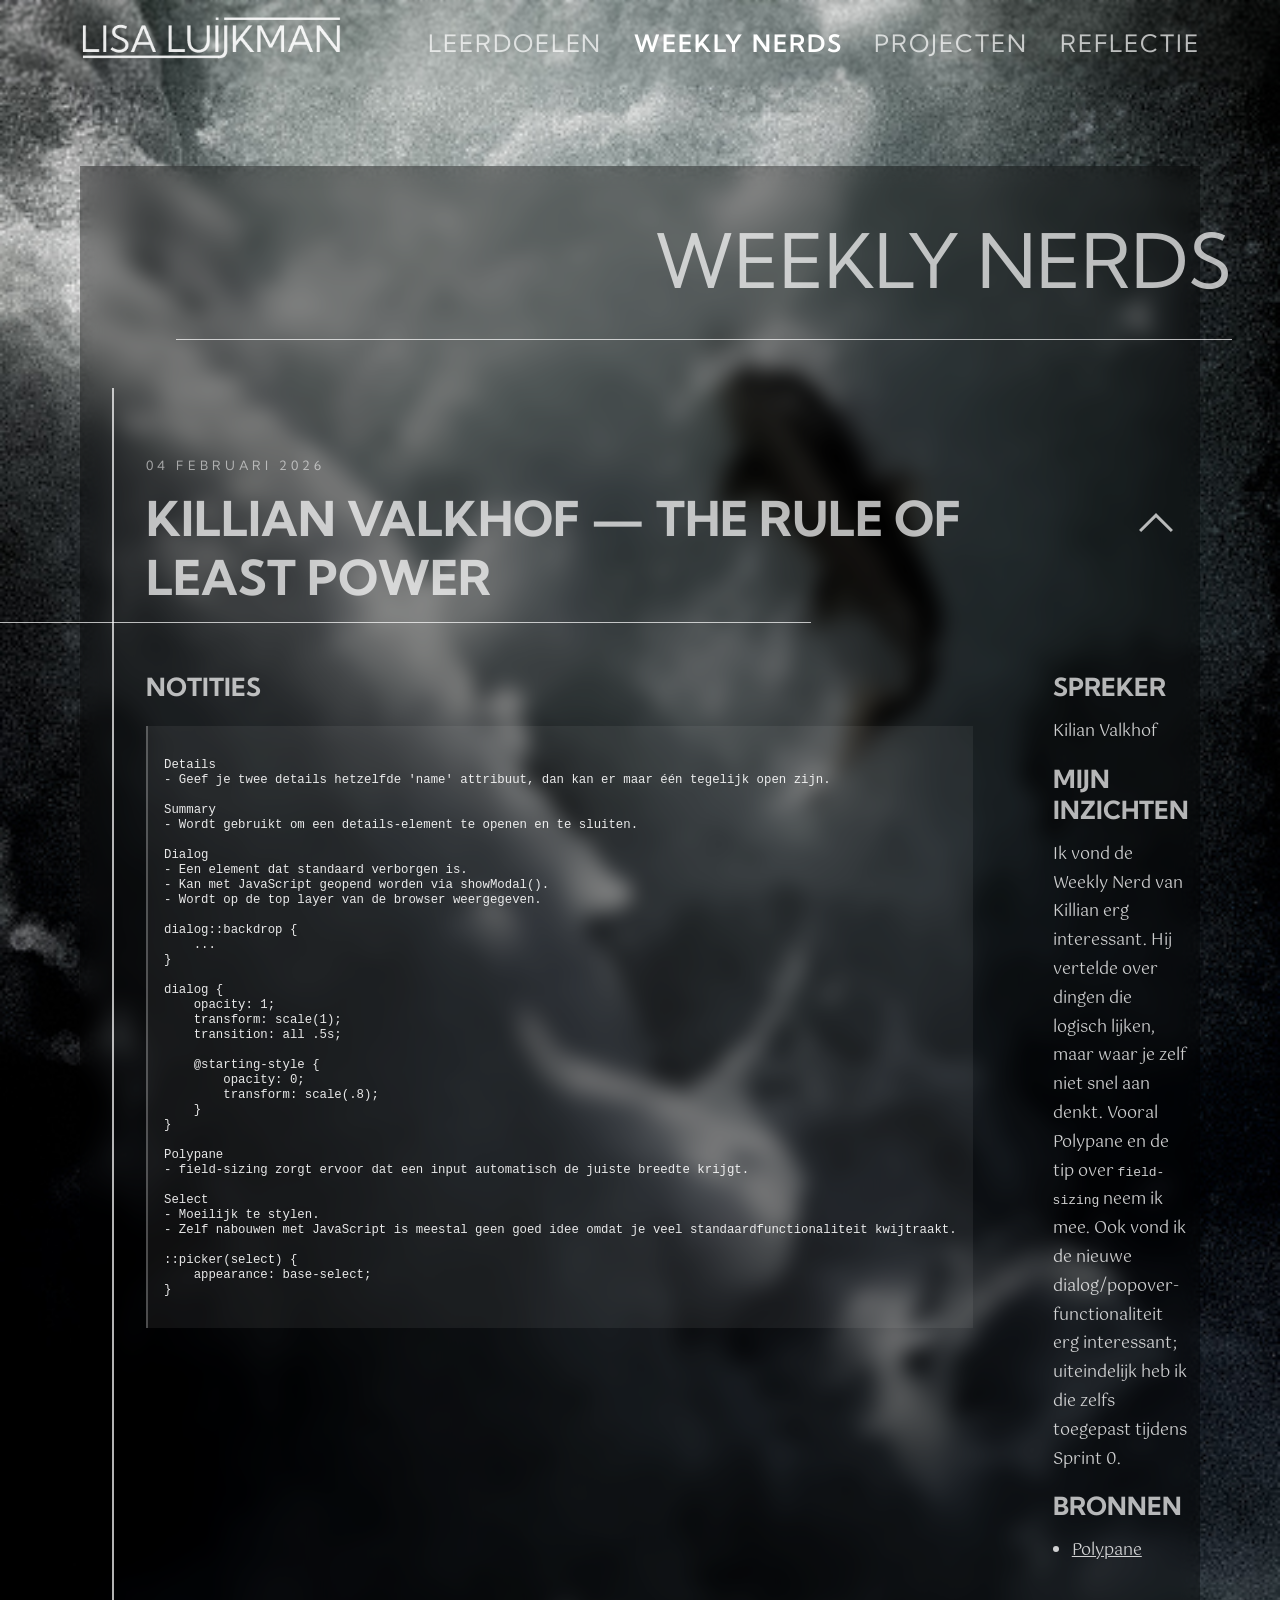
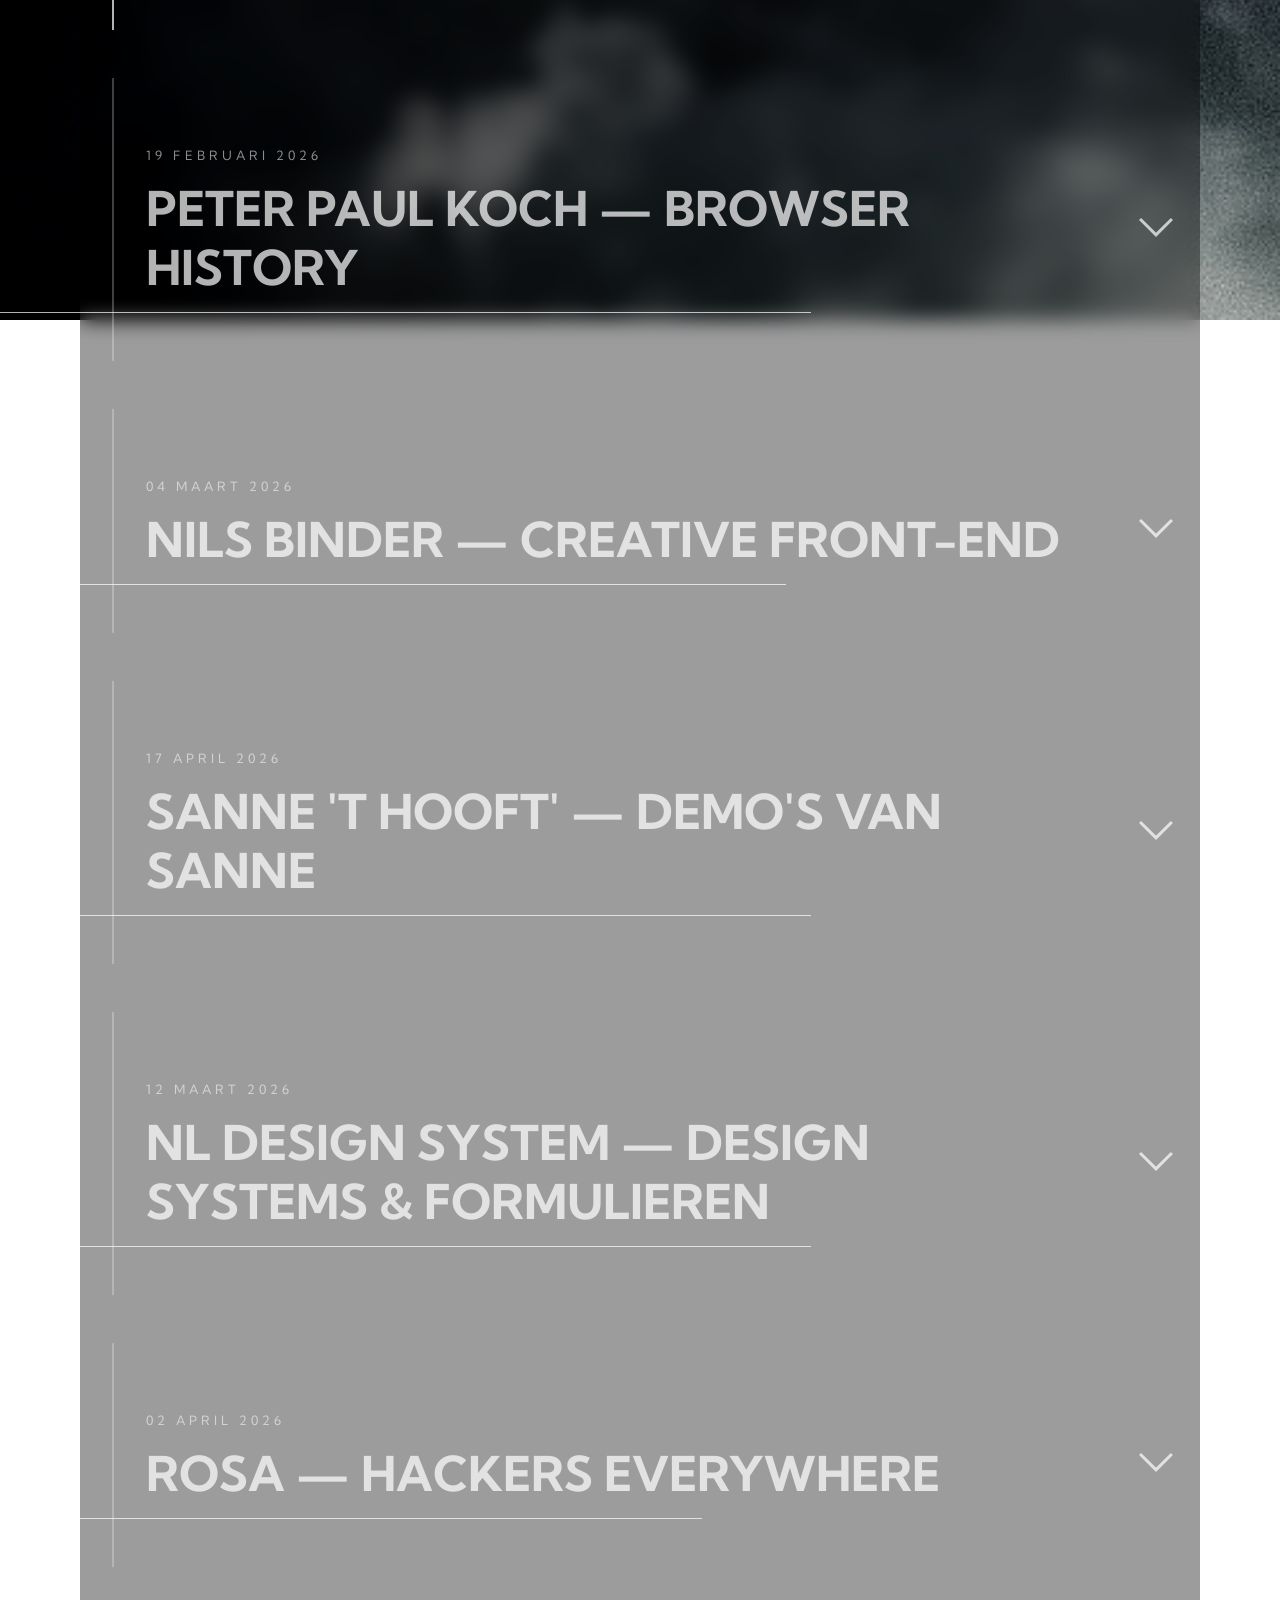
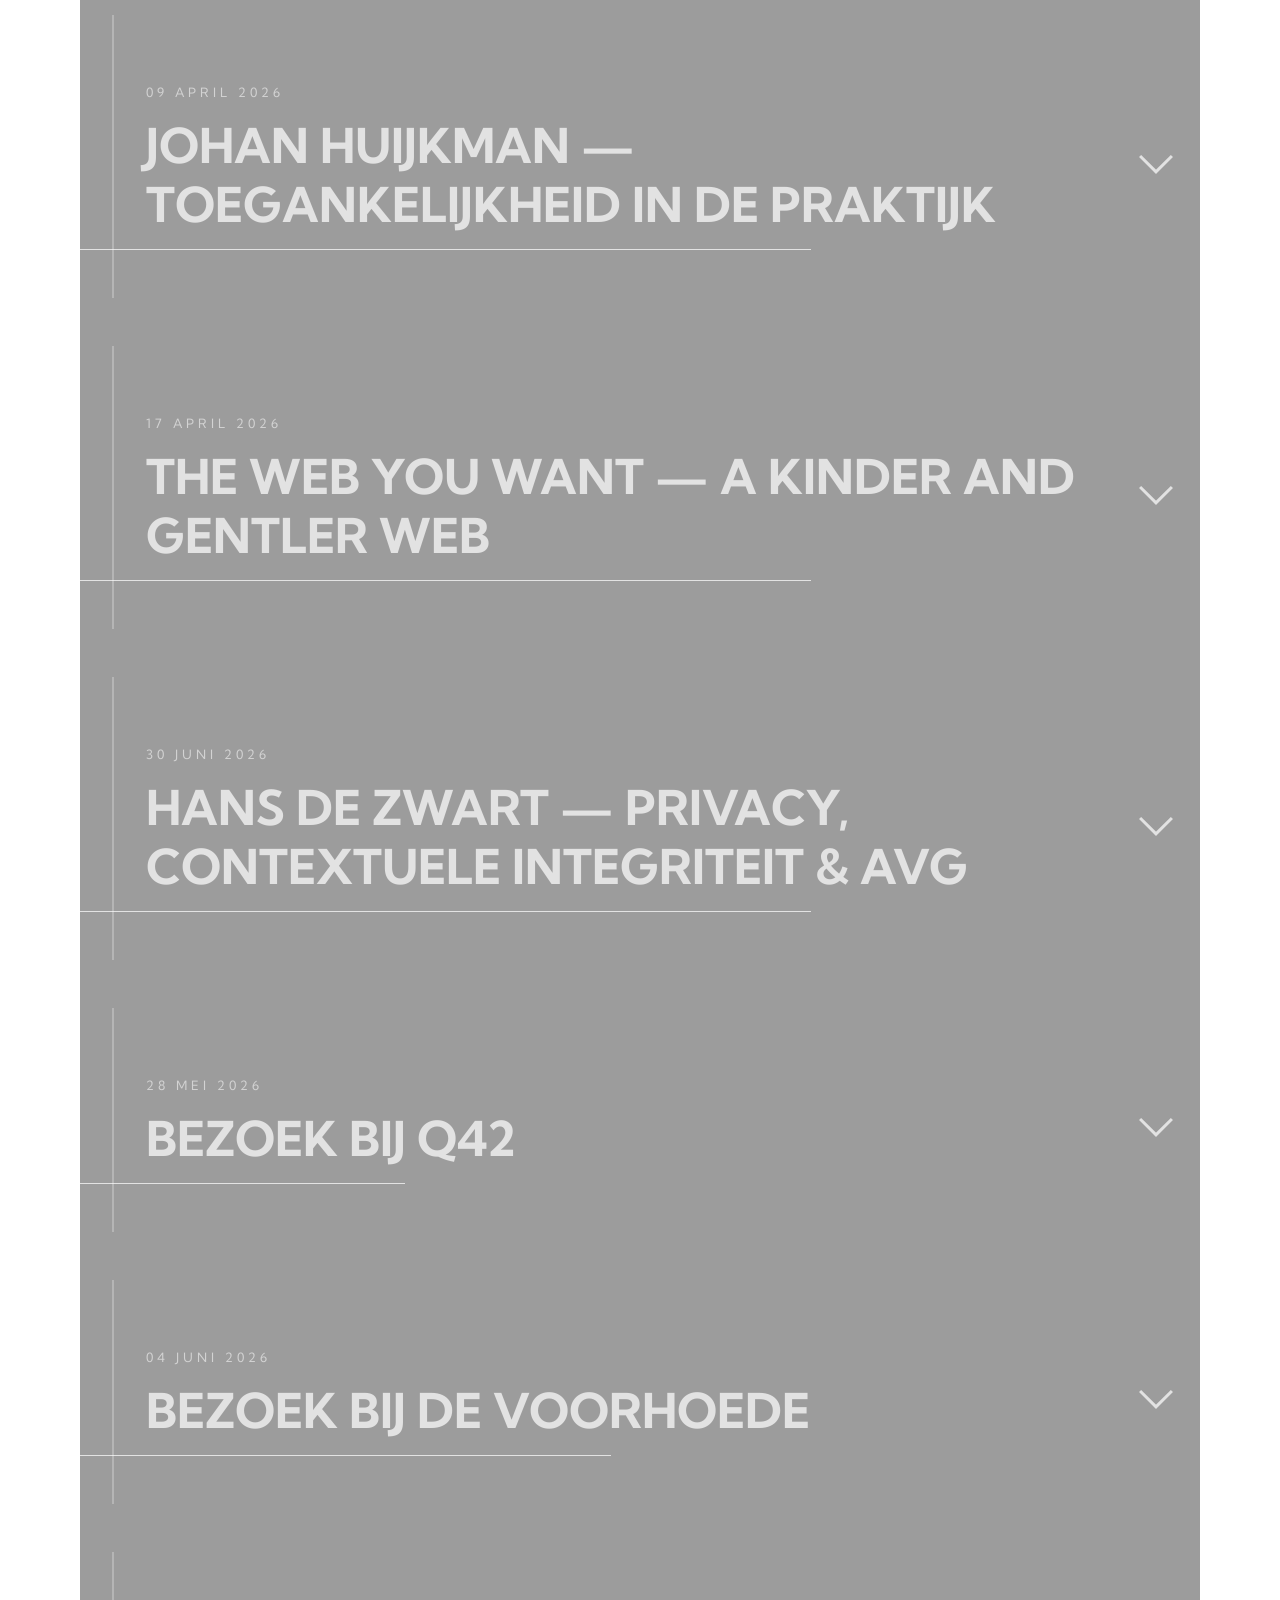
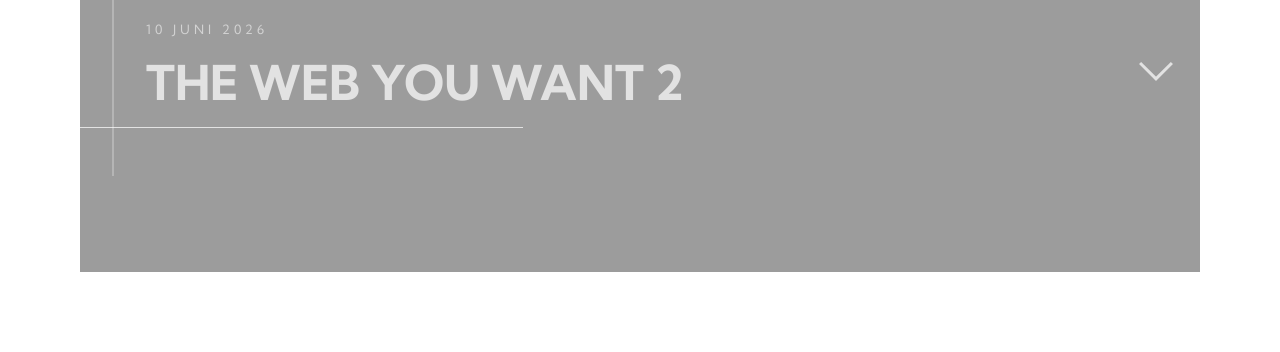
<file: pages/weekly_nerds.html>
<!DOCTYPE html>
<html lang="en">

<head>
    <meta charset="UTF-8">
    <meta name="viewport" content="width=device-width, initial-scale=1.0">
    <title>Weekly nerds</title>
    <link rel="stylesheet" href="../styles/general.css">
    <link rel="stylesheet" href="../styles/weekly-nerds.css">
</head>

<body>
    <header class="site-header">
        <div class="logo">
            <a href="index.html">
                <img src="../assets/images/lisa-logo.png" alt="Lisa logo">
            </a>
        </div>
        <nav class="main-nav">
            <a href="../pages/leerdoelen.html"">Leerdoelen</a>
            <a href="../pages/weekly_nerds.html" class="active" aria-current="page">Weekly nerds</a>
            <a href="../pages/vakken.html">Projecten</a>
            <a href="../pages/reflectie.html">Reflectie</a>
        </nav>
    </header>

    <main class="weekly-nerds">
        <h1>Weekly Nerds</h1>

        

        <details class="week" open>
            <summary>
                <div>
                    <time class="date">04 FEBRUARI 2026</time>
                    <h2>Killian Valkhof — The Rule of Least Power</h2>
                </div>

                <span class="arrow"></span>
            </summary>

            <div class="week-content">

                <section class="notes">
                    <h3>Notities</h3>

                    <pre><code>
Details
- Geef je twee details hetzelfde 'name' attribuut, dan kan er maar één tegelijk open zijn.

Summary
- Wordt gebruikt om een details-element te openen en te sluiten.

Dialog
- Een element dat standaard verborgen is.
- Kan met JavaScript geopend worden via showModal().
- Wordt op de top layer van de browser weergegeven.

dialog::backdrop {
    ...
}

dialog {
    opacity: 1;
    transform: scale(1);
    transition: all .5s;

    @starting-style {
        opacity: 0;
        transform: scale(.8);
    }
}

Polypane
- field-sizing zorgt ervoor dat een input automatisch de juiste breedte krijgt.

Select
- Moeilijk te stylen.
- Zelf nabouwen met JavaScript is meestal geen goed idee omdat je veel standaardfunctionaliteit kwijtraakt.

::picker(select) {
    appearance: base-select;
}
            </code></pre>
                </section>

                <aside class="extra">

                    <section>
                        <h3>Spreker</h3>
                        <p>Kilian Valkhof</p>
                    </section>

                    <section>
                        <h3>Mijn inzichten</h3>

                        <p>
                            Ik vond de Weekly Nerd van Killian erg interessant. Hij vertelde over
                            dingen die logisch lijken, maar waar je zelf niet snel aan denkt.
                            Vooral Polypane en de tip over <code>field-sizing</code> neem ik mee.
                            Ook vond ik de nieuwe dialog/popover-functionaliteit erg interessant;
                            uiteindelijk heb ik die zelfs toegepast tijdens Sprint 0.
                        </p>
                    </section>

                    <section>
                        <h3>Bronnen</h3>

                        <ul>
                            <li><a href="https://polypane.app/" target="_blank">Polypane</a></li>
                        </ul>
                    </section>

                </aside>

            </div>

        </details>



        <details class="week">

            <summary>
                <div>
                    <time class="date">19 FEBRUARI 2026</time>
                    <h2>Peter Paul Koch — Browser history</h2>
                </div>

                <span class="arrow"></span>
            </summary>

            <div class="week-content">

                <section class="notes">

                    <h3>Notities</h3>

                    <pre><code>
Wat is een browser?
- Interpreteert HTML, CSS en JavaScript.
- Bouwt de DOM (Document Object Model).
- Heeft ook een Accessibility Object Model (AOM).
- Bestaat uit een interface en een rendering engine.

Parser
- Zet een string om naar instructies voor een programmeertaal.

Rendering
- Verantwoordelijk voor HTML parsing, CSS parsing, rendering,
  DOM en AOM.
- Chromium gebruikt de Blink-engine.

Render blocking
- JavaScript kan rendering blokkeren.
- Daarom gebruik je defer of async.
- CSS wil je juist zo vroeg mogelijk laden.

Backward compatibility
- Alles wat ooit gewerkt heeft, moet in principe ondersteund blijven.
- Zonder doctype kan een browser in compatibility mode terechtkomen.

Historische HTML
- form.elements
- frameset
- iframe

Geschiedenis van browsers
1990 - WorldWideWeb
1993 - Mosaic
1994 - Netscape
1995 - Internet Explorer
1995 - Opera
2000 - IE Mac
2000 - Konqueror
2004 - Firefox
2007 - Safari iOS
2008 - Chrome
2020 - Flow
2024 - Ladybird

Belangrijkste browsers
- Chrome
- Safari
- Firefox

Igalia
- Open source bedrijf dat veel werkt aan CSS- en
  JavaScript-implementaties in browsers.
</code></pre>

                </section>

                <aside class="extra">

                    <section>
                        <h3>Spreker</h3>
                        <p>Peter-Paul Koch</p>
                    </section>

                    <section>
                        <h3>Mijn inzichten</h3>

                        <p>
                            Deze Weekly Nerd vond ik verrassend interessant. Van tevoren dacht ik
                            dat een presentatie over browsergeschiedenis mij minder zou aanspreken,
                            maar juist het verhaal over hoe browsers zich ontwikkeld hebben vond ik
                            erg leuk. Het maakte duidelijk hoe jong het web eigenlijk nog is en hoe
                            snel alles verandert.
                        </p>

                        <p>
                            Wat ik vooral meeneem is dat het web nooit bedoeld was om te worden
                            wat het nu is. Veel ontwikkelingen ontstaan gaandeweg. Daarnaast besef
                            ik hoe belangrijk het is om nieuwe browserontwikkelingen te blijven
                            volgen en niet vast te blijven hangen in oude gewoontes.
                        </p>

                    </section>

                    <section>
                        <h3>Bronnen</h3>

                        <ul>
                            <li>
                                <a href="https://worldwideweb.cern.ch/" target="_blank">
                                    WorldWideWeb Browser Rebuild
                                </a>
                            </li>
                        </ul>

                    </section>

                </aside>

            </div>

        </details>

        <details class="week">

            <summary>
                <div>
                    <time class="date">04 MAART 2026</time>
                    <h2>Nils Binder — Creative Front-end</h2>
                </div>

                <span class="arrow"></span>
            </summary>

            <div class="week-content">

                <section class="notes">

                    <h3>Notities</h3>

                    <h4>Spreker</h4>

                    <ul>
                        <li>Werkt bij <strong>9elements</strong>, een bedrijf dat UX en front-end combineert.</li>
                        <li>Portfolio: ichimnetz.com/blog (wel wat verouderd).</li>
                    </ul>

                    <h4>9elements</h4>

                    <p>Het bedrijf bestaat uit drie onderdelen:</p>

                    <ul>
                        <li>Communication Design</li>
                        <li>Product Development / Software Engineering</li>
                        <li>Web Development (front-end en websites)</li>
                    </ul>

                    <p>
                        Ze werken liever niet volledig remote zodat iedereen betrokken blijft bij het project.
                    </p>

                    <h4>Projecten</h4>

                    <ul>
                        <li>UX-design voor de voetbalapp <strong>OneFootball</strong>.</li>
                        <li>Interne publicatiesoftware voor de OECD.</li>
                    </ul>

                    <h4>CSS Day 2023</h4>

                    <p>Inspirerende sprekers die genoemd werden:</p>

                    <ul>
                        <li>Sanne</li>
                        <li>Jhey Tompkins</li>
                        <li>Sophie Koonin</li>
                        <li>Stephanie Eckles</li>
                        <li>Manuel Matuzović</li>
                        <li>Patrick Brosset</li>
                    </ul>

                    <p>
                        Volgens Nils lijkt het tegenwoordig alsof je moet kiezen tussen creatief werk of werken voor een
                        groot bedrijf.
                        Vroeger was dat minder het geval.
                    </p>

                    <h4>Design &amp; Figma</h4>

                    <ul>
                        <li>Vroeger werden websites ontworpen in Photoshop.</li>
                        <li>Tegenwoordig wordt vooral Figma gebruikt.</li>
                        <li>Figma sluit beter aan op hoe CSS werkt.</li>
                        <li>Alles wat je in Figma kunt maken, kun je ook op het web bouwen.</li>
                        <li>Maar op het web zijn nog veel meer mogelijkheden dan Figma ondersteunt.</li>
                    </ul>

                    <h4>Front-end</h4>

                    <ul>
                        <li>Volgens Nils kennen sommige full-stack developers HTML nauwelijks nog doordat ze vooral
                            frameworks gebruiken.</li>
                        <li>Hij noemde Tailwind als voorbeeld.</li>
                        <li>Denk liever in verhoudingen dan in pixels, zodat layouts makkelijker met CSS Grid opgebouwd
                            kunnen worden.</li>
                    </ul>

                    <h4>Ruhr Summit</h4>

                    <p>
                        Voor de website van Ruhr Summit werd geen video gebruikt, maar een stop-motionachtige animatie.
                    </p>

                    <ul>
                        <li>Eén lange achtergrondafbeelding werd horizontaal verschoven.</li>
                        <li>Met de <code>steps()</code>-functie springt de animatie steeds naar het volgende frame.</li>
                        <li>Hierdoor ontstaat een stop-motion-effect.</li>
                        <li>Met een blend mode kreeg de animatie automatisch de juiste kleur afhankelijk van de
                            achtergrond.</li>
                    </ul>

                    <pre><code>mix-blend-mode: difference;</code></pre>

                    <h4>Subgrid</h4>

                    <p>
                        Voor de introductie van <code>subgrid</code> moesten alle directe kinderen zelf onderdeel zijn
                        van een grid.
                        Met <code>subgrid</code> kunnen onderliggende elementen de rijen of kolommen van hun ouder
                        hergebruiken.
                    </p>

                    <p>
                        Nils heeft hierover een blogpost geschreven die interessant is om later nog eens terug te lezen.
                    </p>

                    <h4>Sticky scroll container</h4>

                    <p>
                        Bij een project moest hij een lege <code>&lt;div&gt;</code> toevoegen om een sticky
                        scroll-animatie te laten werken.
                        Een element kan namelijk alleen sticky zijn binnen zijn eigen scrollcontainer, terwijl de
                        navigatie juist
                        sticky moest blijven ten opzichte van de volledige HTML-pagina.
                    </p>

                    <h4>View Transitions</h4>

                    <p>
                        Met View Transitions kunnen animaties tussen pagina's gemaakt worden.
                        Wanneer de browser op beide pagina's hetzelfde <code>view-transition-name</code> vindt,
                        wordt automatisch een overgangsanimatie toegepast.
                    </p>

                    <h4>Belangrijkste boodschap</h4>

                    <p>
                        Besteed aandacht aan de details. Juist kleine interacties en creatieve oplossingen maken een
                        website bijzonder.
                    </p>

                </section>

                <aside class="extra">

                    <section>
                        <h3>Spreker</h3>
                        <p>Nils Binder</p>
                    </section>

                    <section>
                        <h3>Mijn inzichten</h3>

                        <p>
                            Ik vond Nils' talk erg interessant. Ik vond het leuk om te horen dat ze vroeger hun designs
                            in
                            Photoshop maakten. Dat laat goed zien hoe alles zich door de jaren heen heeft ontwikkeld. Nu
                            hebben we Figma, XD en allerlei frameworks. Hoewel het fijn is dat we tegenwoordig
                            specifieke
                            programma's hebben voor het maken van interfaces, gaf Nils aan dat we daardoor ook minder
                            creatief zijn geworden.
                        </p>

                        <p>
                            Vroeger moest een developer veel vaker "nee" verkopen aan een designer omdat iets simpelweg
                            niet
                            mogelijk was. Daardoor ontstonden soms juist unieke oplossingen. Tegenwoordig kun je bijna
                            alles
                            uit Figma bouwen, terwijl het web zelf nog veel meer mogelijkheden biedt dan Figma
                            ondersteunt.
                            Persoonlijk denk ik ook dat Figma erg gericht is op design systems. Dat is prettig voor
                            consistentie, maar ik heb het gevoel dat we ons daardoor soms op de verkeerde dingen
                            focussen.
                        </p>

                        <p>
                            Wat ik ook erg interessant vond (en ergens ook jammer) was dat Nils vertelde dat je in het
                            werkveld tegenwoordig vaak moet kiezen: óf werken voor een groot bedrijf met minder
                            creatieve
                            vrijheid, óf werken bij een kleiner bedrijf waar meer ruimte is om te experimenteren. Juist
                            dat
                            creatieve spreekt mij enorm aan. Code is een medium met ontzettend weinig beperkingen; de
                            grootste
                            beperking is je eigen kennis. Dankzij alle beschikbare tools kun je die kennis tegenwoordig
                            snel
                            uitbreiden. Daarom vind ik het jammer dat daar in veel bedrijven relatief weinig ruimte voor
                            lijkt
                            te zijn.
                        </p>

                    </section>

                    <section>
                        <h3>Bronnen</h3>

                        <ul>
                            <li><a href="https://9elements.com/">9elements</a></li>
                            <li><a href="https://ichimnetz.com/blog/">ichimnetz.com/blog</a></li>
                            <li><a href="https://ruhrsummit.de/">Ruhr Summit</a></li>
                        </ul>

                    </section>

                </aside>

            </div>

        </details>

        <details class="week">
            <summary>
                <div> <time class="date">17 april 2026</time>
                    <h2>Sanne 't Hooft' — Demo's van Sanne</h2>
                </div> <span class="arrow"></span>
            </summary>
            <div class="week-content">
                <section class="notes">
                    <h3>Notities</h3>
                    <p> Ik heb tijdens de demo's van Sanne weinig notities gemaakt. Vooral heb ik met verwondering
                        gekeken
                        naar zijn demo's. </p>

                </section>
                <aside class="extra">
                    <section>
                        <h3>Spreker</h3>
                        <p>Sanne 't Hooft</p>
                    </section>
                    <section>
                        <h3>Mijn inzichten</h3>
                        <p>Ik vond het heel leuk om te zien hoe Sanne de gave dingen die hij heeft gemaakt heeft
                            gemaakt. Ik
                            vind het echt knap dat hij zoveel ervaring heeft dat het hem ook lukt. Ook de aandacht voor
                            details
                            vind ik heel gaaf. Die kleine dingen maken het voor mijn gevoel ook echt af.</p>
                    </section>
                    <section>
                        <h3>Bronnen</h3>
                        <ul>
                            <li><a href="https://codepen.io/shooft" target="_blank">Sanne's codepens</a></li>
                        </ul>
                    </section>
                </aside>
            </div>
        </details>

        <details class="week">

            <summary>
                <div>
                    <time class="date">12 MAART 2026</time>
                    <h2>NL design system — Design Systems & Formulieren</h2>
                </div>

                <span class="arrow"></span>
            </summary>

            <div class="week-content">

                <section class="notes">

                    <h3>Notities</h3>

                    <h4>De sprekers</h4>

                    <ul>
                        <li>Robbert Broersma</li>
                        <li>Yolijn van der Kolk</li>
                        <li>Werkzaam aan het NL Design System.</li>
                        <li>Er werken ongeveer 100–200 designers en 100–200 developers aan.</li>
                    </ul>

                    <h4>Waarom formulieren lastig zijn</h4>

                    <p>
                        Formulieren lijken eenvoudig, maar goed ontworpen formulieren vragen veel onderzoek en aandacht
                        voor toegankelijkheid.
                    </p>

                    <h4>Opbouw van een formulier</h4>

                    <ol>
                        <li>Een introductietekst.</li>
                        <li>Alleen de informatie vragen die nodig is.</li>
                        <li>Gebruiker kan vóór verzending alles controleren, wijzigen of ongedaan maken.</li>
                        <li>Na "Volgende" of "Verzenden" verschijnt een overzicht van alle fouten.</li>
                        <li>Na verzending krijgt de gebruiker een duidelijke bevestiging.</li>
                    </ol>

                    <h4>Introductie</h4>

                    <ul>
                        <li>Als je aangeeft hoe lang een formulier duurt, test dit dan ook echt.</li>
                        <li>Laat zien uit hoeveel stappen het formulier bestaat.</li>
                        <li>Lijn informatie links uit zodat deze goed scanbaar is.</li>
                        <li>Gebruik autocomplete waar mogelijk.</li>
                        <li>Vraag alleen gegevens die wettelijk noodzakelijk zijn.</li>
                        <li>De gebruiker moet altijd contact kunnen opnemen.</li>
                        <li>Na verzending moet de gebruiker zijn ingevulde gegevens kunnen terugzien.</li>
                        <li>Gebruik liever "niet verplicht" dan alleen een *.</li>
                    </ul>

                    <h4>Foutmeldingen</h4>

                    <ul>
                        <li>Toon bovenaan een overzicht van alle fouten.</li>
                        <li>Voeg links toe naar de betreffende velden.</li>
                        <li>Verplaats de focus naar de foutmelding.</li>
                        <li>Plaats de melding boven de invoervelden zodat toetsenbordgebruikers logisch verder kunnen
                            navigeren.</li>
                    </ul>

                    <h4>Inhoud van formulieren</h4>

                    <ul>
                        <li>Vraag alleen informatie die echt nodig is.</li>
                        <li>Vraag dezelfde informatie nooit twee keer.</li>
                        <li>Gebruik geen jargon of afkortingen.</li>
                        <li>Leg uit waarom bepaalde informatie nodig is.</li>
                    </ul>

                    <h4>Componenten</h4>

                    <ul>
                        <li>Controleer het kleurcontrast van componenten.</li>
                        <li>Ook placeholders en beschrijvende teksten moeten voldoende contrast hebben.</li>
                        <li>Componenten zijn bij voorkeur minimaal 44 × 44 pixels.</li>
                        <li>Gebruik nooit alleen kleur om fouten aan te geven.</li>
                    </ul>

                    <h4>Layout van formulieren</h4>

                    <ul>
                        <li>Plaats knoppen aan het begin van een regel zodat ze makkelijk gevonden worden.</li>
                        <li>Toon de voortgang, bijvoorbeeld "Stap 2 van 4".</li>
                        <li>Gebruik consistente navigatie (vorige, volgende, annuleren).</li>
                        <li>Maak duidelijk wanneer een formulier daadwerkelijk verzonden wordt.</li>
                        <li>Plaats labels boven invoervelden.</li>
                        <li>Vermeld expliciet of een veld verplicht of niet verplicht is.</li>
                    </ul>

                    <h4>Flow</h4>

                    <ul>
                        <li>Zorg voor een logische volgorde van de velden.</li>
                        <li>Bied meerdere manieren aan om hulp te krijgen, zoals e-mail, chat of telefoon.</li>
                        <li>Bied hulp op meerdere momenten in het formulier aan.</li>
                        <li>Gebruik korte labels met eventueel een toelichting.</li>
                    </ul>

                    <h4>Labels</h4>

                    <p>
                        Gebruik altijd een gekoppeld label.
                    </p>

                    <pre><code>&lt;label for="input-id"&gt;</code></pre>

                    <ul>
                        <li>Alternatieven zoals <code>aria-label</code> of <code>title</code> moeten dezelfde zichtbare
                            tekst bevatten.</li>
                        <li>Gebruik duidelijke labels, bijvoorbeeld "Voornaam (1 of meerdere)" in plaats van
                            "Voorna(a)m(en)".</li>
                    </ul>

                    <h4>Gebruiksgemak</h4>

                    <ul>
                        <li>Bekende gegevens mogen vooraf ingevuld worden wanneer een gebruiker is ingelogd.</li>
                        <li>Knippen en plakken moet overal toegestaan zijn.</li>
                        <li>Controleer of browser-autocomplete werkt.</li>
                    </ul>

                    <h4>Beschrijvingen</h4>

                    <ul>
                        <li>Belangrijke uitleg moet altijd zichtbaar zijn.</li>
                        <li>Gebruik placeholders niet als vervanging van labels.</li>
                        <li>Koppel beschrijvingen via <code>aria-describedby</code>.</li>
                        <li>Toon feedback zoals een tekenlimiet of wachtwoordvereisten.</li>
                    </ul>

                    <h4>Controle</h4>

                    <ul>
                        <li>Toon een samenvatting van alle ingevoerde gegevens.</li>
                        <li>Laat gebruikers gegevens wijzigen of terugdraaien.</li>
                        <li>Gebruik <code>&lt;bdi translate="no"&gt;</code> zodat ingevoerde gegevens niet automatisch
                            vertaald worden.</li>
                    </ul>

                    <h4>Bevestiging</h4>

                    <p>
                        Een bevestigingspagina moet duidelijk aangeven welke informatie is verstuurd en wat de
                        vervolgstappen zijn.
                    </p>

                    <h4>Validatie</h4>

                    <ul>
                        <li>Leg invoerregels vooraf uit.</li>
                        <li>Geef duidelijk aan welke velden verplicht zijn.</li>
                        <li>Gebruik geen onnodige minimum- of maximumlengtes.</li>
                    </ul>

                </section>

                <aside class="extra">

                    <section>
                        <h3>Spreker</h3>
                        <p>Robbert Broersma &amp; Yolijn van der Kolk</p>
                    </section>

                    <section>
                        <h3>Mijn inzichten</h3>

                        <p>
                            Ik vond het heel bijzonder om te zien dat de Belastingdienst zoveel ruimte maakt voor
                            onderzoek en dat ze ook een speciaal team hebben dat zich bezighoudt met zo'n uitgebreide
                            UI-kit. Tijdens mijn stage heb ik zelf met z'n tweeën aan een design system gewerkt en dat
                            was al een flinke klus. Het verbaasde mij hoeveel mensen er aan hun design system werken en
                            hoeveel communicatie daarbij nodig is om alles goed te laten verlopen.
                        </p>

                        <p>
                            Ook vond ik hun onderzoeksresultaten erg interessant. Sommige richtlijnen voelden in eerste
                            instantie tegenstrijdig, maar bleken juist op basis van gebruikersonderzoek het beste te
                            werken. Dat liet goed zien hoe belangrijk het is om ontwerpkeuzes te onderbouwen met
                            onderzoek in plaats van aannames.
                        </p>

                    </section>

                    <section>
                        <h3>Bronnen</h3>

                        <ul>
                            <li>NL Design System</li>
                            <li>Presentatie Robbert Broersma &amp; Yolijn van der Kolk</li>
                        </ul>
                    </section>

                </aside>

            </div>

        </details>

        <details class="week">

            <summary>
                <div>
                    <time class="date">02 APRIL 2026</time>
                    <h2>Rosa — Hackers everywhere</h2>
                </div>

                <span class="arrow"></span>
            </summary>

            <div class="week-content">

                <section class="notes">

                    <h3>Notities</h3>

                    <h4>Planned Obsolescence</h4>

                    <p>
                        Apparaten worden steeds moeilijker te repareren. Daardoor ontstaat een groeiende afhankelijkheid
                        van fabrikanten.
                    </p>

                    <p>
                        Die afhankelijkheid speelt niet alleen bij consumenten, maar ook bij producenten.
                    </p>

                    <h4>Cloud & Datacenters</h4>

                    <p>
                        Veel online diensten draaien op grote datacenters. Rosa liet zien dat dit ook anders kan.
                    </p>

                    <h4>Eigen server</h4>

                    <ul>
                        <li>Het Unrepair Café draait op een eigen low-tech server.</li>
                        <li>De website wordt slechts één keer per nacht bijgewerkt.</li>
                        <li>Hiervoor wordt een static site generator gebruikt.</li>
                        <li>Daardoor hoeft niet iedere bezoeker een nieuwe pagina te genereren.</li>
                    </ul>

                    <h4>Interessante plekken</h4>

                    <ul>
                        <li>LAG organiseert iedere vrijdagavond een werkplaats.</li>
                        <li>Lijkt leuk om een keer te bezoeken.</li>
                    </ul>

                </section>

                <aside class="extra">

                    <section>
                        <h3>Spreker</h3>
                        <p>Rosa</p>
                    </section>

                    <section>
                        <h3>Mijn inzichten</h3>

                        <p>
                            Ik vond Rosa's talk super interessant. Het was leuk om te zien dat ze niet de standaard
                            route volgt, maar haar eigen manier kiest. Ze liet zien dat je, als je er genoeg energie in
                            steekt, ook buiten de gebaande paden mooie projecten kunt realiseren.
                        </p>

                        <p>
                            Ik wil zeker nog een keer langs bij het Unrepair Café of LAG in Amsterdam. Wat mij vooral
                            aanspreekt is de combinatie van digitaal en fysiek maken. Ik denk dat ik als ontwerper niet
                            gelukkig zou worden als ik alleen ontwerpen voor laptop- of telefoonschermen maak. Ik wil
                            juist meer "beyond the screen" werken. Coderen vind ik leuk, maar vooral de combinatie van
                            creatief, technisch én fysiek ontwerpen spreekt mij aan. Dat kwam in Rosa's werk heel
                            duidelijk terug.
                        </p>

                        <p>
                            Daarnaast vond ik het mooi om te zien dat Rosa haar passie heeft kunnen omzetten in haar
                            werk. Ze blijft dicht bij zichzelf en laat zien dat dat ook daadwerkelijk mogelijk is.
                        </p>

                    </section>

                    <section>
                        <h3>Bronnen</h3>

                        <ul>
                            <li>Unrepair Café</li>
                            <li>LAG Amsterdam</li>
                        </ul>

                    </section>

                </aside>

            </div>

        </details>

        <details class="week">

            <summary>
                <div>
                    <time class="date">09 APRIL 2026</time>
                    <h2>Johan Huijkman — Toegankelijkheid in de praktijk</h2>
                </div>

                <span class="arrow"></span>
            </summary>

            <div class="week-content">

                <section class="notes">

                    <h3>Notities</h3>

                    <h4>Over Johan</h4>

                    <ul>
                        <li>Heeft 16 jaar bij Q42 gewerkt.</li>
                        <li>Werkt nu als toegankelijkheidsexpert.</li>
                    </ul>

                    <h4>9292-app</h4>

                    <p>
                        De 9292-app was volgens de richtlijnen toegankelijk, maar bleek in de praktijk voor gebruikers
                        toch
                        niet goed bruikbaar. Dat laat zien dat voldoen aan de WCAG niet automatisch betekent dat een
                        product
                        ook echt toegankelijk is.
                    </p>

                    <h4>WCAG</h4>

                    <p>De vier principes van de WCAG:</p>

                    <ul>
                        <li>Perceivable</li>
                        <li>Operable</li>
                        <li>Understandable</li>
                        <li>Robust</li>
                    </ul>

                    <p>
                        Omdat veel mensen aan de richtlijnen hebben gewerkt zijn er compromissen gemaakt. Johan gaf aan
                        dat
                        er bijvoorbeeld meer laaggeletterden zijn dan blinde gebruikers, terwijl de nadruk in de
                        richtlijnen
                        vaak juist op blindheid ligt. Hier wordt inmiddels aan gewerkt, maar veranderingen gaan
                        langzaam.
                    </p>

                    <p>
                        Leg je ontwerp daarom voor aan mensen met een beperking. Zo voorkom je dat je verkeerde aannames
                        doet
                        over wat werkt.
                    </p>

                    <h4>Testen in plaats van aannemen</h4>

                    <p>
                        Goedbedoelde oplossingen kunnen juist problemen veroorzaken. Zo kan een knop om een carousel
                        over te
                        slaan de ervaring juist ingewikkelder maken.
                    </p>

                    <p>
                        Johan gaf aan dat hij websites vooral navigeert via koppen. Een schermlezer biedt veel meer
                        mogelijkheden dan mensen vaak denken.
                    </p>

                    <blockquote>
                        Je hoeft niet zelf oplossingen te verzinnen. Test vooral met echte gebruikers.
                    </blockquote>

                    <h4>Slechtziende gebruikers</h4>

                    <ul>
                        <li>CAPTCHA's met letters zijn lastig.</li>
                        <li>Hover-afhankelijke interacties werken niet altijd.</li>
                        <li>De wet van nabijheid helpt om informatie overzichtelijk te houden.</li>
                        <li>Er wordt getest op 200% browserzoom.</li>
                    </ul>

                    <p>Belangrijke aandachtspunten:</p>

                    <ul>
                        <li>Schaalbaarheid.</li>
                        <li>Voldoende contrast.</li>
                        <li>Gerelateerde informatie bij elkaar plaatsen (Gestalt).</li>
                        <li>Duidelijke focusindicatoren.</li>
                    </ul>

                    <h4>Nadulah</h4>

                    <p>
                        Nadulah heeft meerdere diagnoses waardoor mobiliteit beperkt is.
                    </p>

                    <ul>
                        <li>Felle kleuren kunnen migraine veroorzaken.</li>
                        <li>Te veel informatie tegelijk kost veel concentratie.</li>
                        <li>Veel klikken kost extra energie.</li>
                    </ul>

                    <h4>Guido</h4>

                    <p>
                        Guido bevindt zich binnen het autismespectrum.
                    </p>

                    <ul>
                        <li>Visuele en auditieve prikkels zijn moeilijk te filteren.</li>
                        <li>Advertenties leiden sterk af.</li>
                        <li>Hij wil snel kunnen vinden waarvoor hij komt.</li>
                        <li>Voorspelbare interfaces zijn belangrijk.</li>
                    </ul>

                    <h4>Belangrijkste les</h4>

                    <p>
                        Doe nooit aannames over waarom iemand jouw website bezoekt.
                    </p>

                    <p>
                        Toegankelijke interfaces hebben voorspelbare patronen en worden continu getest en verbeterd.
                    </p>

                    <ol>
                        <li>Ervaar.</li>
                        <li>Laat anderen het ervaren.</li>
                        <li>Pas aan.</li>
                    </ol>

                    <p>Herhaal dit proces voortdurend.</p>

                </section>

                <aside class="extra">

                    <section>
                        <h3>Spreker</h3>
                        <p>Johan Huijkman</p>
                    </section>

                    <section>
                        <h3>Mijn inzichten</h3>

                        <p>
                            Wat ik interessant vond aan Johan's talk was dat het web aan de ene kant veel kansen biedt
                            voor
                            mensen met een beperking, maar tegelijkertijd ook mensen buitensluit. Het was fijn om nog
                            meer
                            voorbeelden te zien van hoe mensen met verschillende beperkingen websites ervaren. Daarbij
                            werd
                            ook duidelijk dat toegankelijkheid per persoon verschilt. Dat laat je echt nadenken over hoe
                            we
                            het web misschien anders zouden kunnen ontwerpen.
                        </p>

                        <p>
                            Daarnaast vond ik het interessant om te horen dat de WCAG zelf ook niet perfect is. Juist
                            omdat
                            de richtlijnen voor zoveel mogelijk situaties moeten gelden, sluiten ze soms niet goed aan
                            op de
                            behoeften van specifieke gebruikers. Ik hoop dat de richtlijnen zich de komende jaren verder
                            ontwikkelen op basis van praktijkervaring en gebruikersonderzoek.
                        </p>

                    </section>

                    <section>
                        <h3>Bronnen</h3>

                        <ul>
                            <li>WCAG-richtlijnen</li>
                            <li>Presentatie Johan Huijkman</li>
                        </ul>

                    </section>

                </aside>

            </div>

        </details>


        <details class="week">

            <summary>
                <div>
                    <time class="date">17 APRIL 2026</time>
                    <h2>The web you want — A Kinder and Gentler Web</h2>
                </div>

                <span class="arrow"></span>
            </summary>

            <div class="week-content">

                <section class="notes">

                    <h3>Notities</h3>

                    <h4>Nieuwe ontwikkelingen</h4>

                    <blockquote>
                        "I am old and I can't keep up."
                    </blockquote>

                    <p>
                        Sanne vertelde dat de ontwikkelingen op het web tegenwoordig zo snel gaan dat ze het gevoel
                        heeft
                        niet meer alles bij te kunnen houden. Ze gaf ook aan dat ze dat eigenlijk helemaal niet erg
                        vindt.
                    </p>

                    <blockquote>
                        "The web is everywhere. The web is sometimes forced on you."
                    </blockquote>

                    <p>
                        Omdat het web overal aanwezig is, zou het gebruik ervan zo prettig mogelijk moeten zijn.
                    </p>

                    <h4>Offline hobby's</h4>

                    <p>
                        Om meer rust te vinden is Sanne begonnen met bonsai. Dat vraagt veel geduld en vormt een mooi
                        tegenwicht voor de snelheid van het web.
                    </p>

                    <h4>The Bad Website Reporter</h4>

                    <p>
                        Ze bedacht een browserfunctie waarmee gebruikers met één klik kunnen aangeven dat er iets mis is
                        op
                        een website.
                    </p>

                    <ul>
                        <li>Feedback wordt opgeslagen in een openbaar register.</li>
                        <li>Zo kunnen patronen in problemen zichtbaar worden.</li>
                    </ul>

                    <h4>Businessmodellen</h4>

                    <blockquote>
                        "Make it part of your business model."
                    </blockquote>

                    <p>
                        Sanne werkt aan een eenvoudige app voor haar bonsaihobby. Daarbij noemde ze een abonnementsmodel
                        dat
                        eerlijk geprijsd zou moeten zijn.
                    </p>

                    <h4>Verbreed je wereldbeeld</h4>

                    <blockquote>
                        "Expand your worldview. Learn about other people's experiences."
                    </blockquote>

                    <p>Suggesties die ze gaf:</p>

                    <ul>
                        <li>Praat met je buren.</li>
                        <li>Lees boeken over mensen met andere ervaringen.</li>
                        <li>Bekijk films uit culturen die je nog niet kent.</li>
                    </ul>

                    <p>
                        Problemen zijn vaak complexer dan ze op het eerste gezicht lijken. Ze gebruikte het voorbeeld
                        van
                        hazen die gewassen opeten als ethisch dilemma om te laten zien dat situaties meerdere
                        perspectieven
                        kennen.
                    </p>

                    <h4>Boeken</h4>

                    <ul>
                        <li><em>Mad with Joy</em> / <em>Het Zotte Geweld</em></li>
                        <li><em>The Disordered Cosmos</em></li>
                    </ul>

                    <h4>Verandering creëren</h4>

                    <ul>
                        <li>Zoek iets waar je om geeft.</li>
                        <li>Bepaal hoeveel impact een oplossing kan hebben.</li>
                        <li>Controleer of jouw oplossing daadwerkelijk de beste is.</li>
                        <li>Besef dat je veranderingen niet alleen kunt realiseren.</li>
                        <li>Bouw een netwerk van mensen die hetzelfde doel nastreven.</li>
                        <li>Help ook anderen hun ideeën te realiseren.</li>
                    </ul>

                </section>

                <aside class="extra">

                    <section>
                        <h3>Spreker</h3>
                        <p>Sanne Peters</p>
                    </section>

                    <section>
                        <h3>Mijn inzichten</h3>

                        <p>
                            Als ik heel eerlijk ben vond ik deze talk niet mijn favoriet. Ik had moeite om precies te
                            volgen
                            wat de centrale boodschap was en soms voelde het alsof verschillende voorbeelden elkaar een
                            beetje
                            tegenspraken. Zo vertelde Sanne dat ze met bonsai begon om juist meer offline bezig te zijn,
                            terwijl ze tegelijkertijd een app voor die hobby ontwikkelt.
                        </p>

                        <p>
                            Toch zaten er ook ideeën tussen die mij aanspraken. Vooral haar advies om bewust buiten je
                            eigen
                            bubbel te stappen vond ik waardevol. Daarnaast ben ik erg benieuwd geworden naar het boek
                            <em>The Disordered Cosmos</em>, dat ze aanraadde. Dat lijkt me een interessant boek over hoe
                            wetenschap verweven is met maatschappelijke thema's zoals racisme en misogynie.
                        </p>

                        <p>
                            Hoewel ik uiteindelijk niet heel veel concrete front-endkennis uit deze Weekly Nerd heb
                            gehaald,
                            zette de presentatie mij wel aan het denken over ethiek, perspectief en de rol die
                            ontwerpers
                            daarin kunnen spelen.
                        </p>

                    </section>

                    <section>
                        <h3>Bronnen</h3>

                        <ul>
                            <li><em>The Disordered Cosmos</em></li>
                            <li><em>Mad with Joy</em> / <em>Het Zotte Geweld</em></li>
                        </ul>

                    </section>

                </aside>

            </div>

        </details>

        <details class="week">

            <summary>
                <div>
                    <time class="date">30 JUNI 2026</time>
                    <h2>Hans de Zwart — Privacy, Contextuele Integriteit &amp; AVG</h2>
                </div>

                <span class="arrow"></span>
            </summary>

            <div class="week-content">

                <section class="notes">

                    <h3>Notities</h3>

                    <h4>Privacy als recht</h4>

                    <ul>
                        <li>Privacy is een individueel recht, maar ook een sociaal recht en een democratische noodzaak.
                        </li>
                        <li>Wat je wilt delen verschilt per context: je gedraagt je anders in verschillende omgevingen.
                        </li>
                        <li>Dit werd zichtbaar bij platforms als Facebook, waar je overal "jezelf" moest zijn, los van
                            context.</li>
                    </ul>

                    <h4>Contextuele integriteit (Hellen Nissenbaum)</h4>

                    <p>
                        Hellen Nissenbaum introduceert het idee van privacy als
                        <strong>contextuele integriteit</strong>.
                    </p>

                    <ul>
                        <li>Privacy betekent dat er geen onverwachte dingen worden gedeeld met onverwachte partijen.
                        </li>
                        <li>Wat gepast is, hangt af van de context en de verwachtingen binnen die context.</li>
                        <li>Privacy kan verschuiven: nu anders dan 200 jaar geleden.</li>
                        <li>Verwachtingen over privacy worden ook gevormd door externe bedrijven en factoren.</li>
                    </ul>

                    <h4>Controle en macht</h4>

                    <ul>
                        <li>Privacy gaat ook over controle: je weet niet altijd wat er met jouw gegevens gebeurt.</li>
                        <li>Heb je controle over wat je deelt? Controle hangt samen met macht.</li>
                        <li>Het is problematisch als je in een situatie terechtkomt waarin informatie tegen jou gebruikt
                            wordt.</li>
                        <li>Advies: <em>never identify yourself</em> (wees voorzichtig met identificerende gegevens).
                        </li>
                    </ul>

                    <h4>Privacywetgeving &amp; AVG</h4>

                    <ul>
                        <li>Privacywetgeving is in feite een uitwerking van <strong>common sense</strong> over hoe je
                            met elkaar omgaat.</li>
                        <li>Het gaat over <strong>persoonsgegevens</strong>: gegevens die aan een individu gekoppeld
                            kunnen worden.</li>
                        <li>Als je gegevens niet zeker aan iemand kan koppelen, valt het niet onder de AVG.</li>
                    </ul>

                    <h4>Grondslagen voor gegevensverwerking</h4>

                    <p>
                        Je moet een <strong>geldige reden</strong> hebben om persoonsgegevens te verwerken. Mogelijke
                        grondslagen:
                    </p>

                    <ul>
                        <li><strong>Toestemming</strong>: mag gebruikt worden als reden, maar:
                            <ul>
                                <li>Moet duidelijk en specifiek zijn.</li>
                                <li>Je moet goed geïnformeerd zijn.</li>
                                <li>Je moet toestemming altijd kunnen intrekken.</li>
                            </ul>
                        </li>
                        <li><strong>Noodzakelijk voor het uitvoeren van een overeenkomst</strong>.</li>
                        <li><strong>Wettelijke verplichting</strong>: verwerking is nodig om aan de wet te voldoen.</li>
                        <li><strong>Vitaal belang</strong>: bijvoorbeeld om iemand te beschermen in een noodsituatie.
                        </li>
                        <li><strong>Algemeen belang of uitoefening van openbaar gezag</strong>.</li>
                        <li><strong>Gerechtvaardigd belang</strong>:
                            <ul>
                                <li>Mag ook een grondslag zijn.</li>
                                <li>Geeft vaak meer problemen omdat het vaag kan zijn.</li>
                                <li>Er moet een belangenafweging plaatsvinden.</li>
                            </ul>
                        </li>
                    </ul>

                    <h4>Doelbinding &amp; rechten van betrokkenen</h4>

                    <ul>
                        <li><strong>Doelbinding</strong>: alle data die je verzamelt voor een bepaald doel, mag je
                            alleen voor dat doel gebruiken.</li>
                        <li>Mensen hebben rechten ten aanzien van hun gegevens:
                            <ul>
                                <li>Recht op inzage: je mag je gegevens inzien.</li>
                                <li>Recht op rectificatie: je mag gegevens corrigeren en aanvullen.</li>
                                <li>Recht op vergetelheid: je mag vragen om gegevens te laten verwijderen.</li>
                                <li>Recht op dataportabiliteit: je mag je data meenemen naar een andere partij.</li>
                            </ul>
                        </li>
                        <li>Data over personen is ook een <strong>liability</strong>:
                            <ul>
                                <li>Je bent verantwoordelijk voor de gegevens van anderen.</li>
                                <li>Risico’s horen bij het bewaren en verwerken van persoonsgegevens.</li>
                            </ul>
                        </li>
                    </ul>

                    <h4>Privacy by design (Jaap-Henk Hoepman)</h4>

                    <p>
                        <strong>Privacy by design</strong> gaat over het zo ontwerpen van systemen dat privacy
                        vanaf het begin wordt meegenomen.
                    </p>

                    <p>
                        Vraag: hoe kun je de functionaliteit krijgen die je wilt, mét een garantie van zoveel
                        mogelijk privacy?
                    </p>

                    <p>Hoepman beschrijft verschillende strategieën, zoals:</p>

                    <ul>
                        <li>Gebruik van <strong>hashes</strong>.</li>
                        <li><strong>Blind signatures</strong>.</li>
                        <li><strong>Statistical disclosure control</strong>.</li>
                        <li><strong>Differential privacy</strong>.</li>
                        <li><strong>Revocable privacy</strong>.</li>
                        <li><strong>Attribute-based credentials</strong>.</li>
                    </ul>

                </section>

                <aside class="extra">

                    <section>
                        <h3>Spreker</h3>
                        <p>Hans de Zwart</p>
                    </section>

                    <section>
                        <h3>Mijn inzichten</h3>

                        <p>
                            Ik vond de talk van Hans erg interessant. Het liet me echt even stil staan bij hoeveel informatie over mij op het internet te vinden is. En dat ik daar best wat bewuster om mee mag gaan. 
                        </p>

                    </section>

                    <section>
                        <h3>Bronnen</h3>

                        <ul>
                            <li>Hellen Nissenbaum — contextuele integriteit.</li>
                            <li>Jaap-Henk Hoepman — Privacy by Design.</li>
                            <li>AVG (Algemene verordening gegevensbescherming).</li>
                        </ul>

                    </section>

                </aside>

            </div>

        </details>

        <details class="week">

            <summary>
                <div>
                    <time class="date">28 MEI 2026</time>
                    <h2>Bezoek bij Q42</h2>
                </div>

                <span class="arrow"></span>
            </summary>

            <div class="week-content">

                <section class="notes">

                    <h3>Notities</h3>

                    <h4>Greenchoice voorbeeld</h4>

                    <ul>
                        <li>Case: Greenchoice — grote afstand tussen IT en business.</li>
                        <li>Ze zorgen er eerst voor dat ze het probleem goed in kaart brengen, vóórdat ze aan
                            oplossingen werken.</li>
                    </ul>

                    <h4>Design systems &amp; Figma</h4>

                    <ul>
                        <li>Figma-structuur is erg belangrijk:
                            <ul>
                                <li>Zorgt ervoor dat mensen kunnen vinden wat ze zoeken.</li>
                                <li>Stimuleert dat het design system ook echt gebruikt wordt.</li>
                            </ul>
                        </li>
                        <li>Je hebt verschillende niveaus binnen design systems:
                            <ul>
                                <li>Dit wordt beschreven in een <strong>maturity framework</strong>.</li>
                            </ul>
                        </li>
                        <li>Na inzicht in wat er niet goed gaat, wordt een <strong>roadmap</strong> gemaakt.</li>
                        <li>Ze werken vanuit een mental model met:
                            <ul>
                                <li>Atomen</li>
                                <li>Moleculen</li>
                                <li>Layouts</li>
                            </ul>
                        </li>
                        <li>Het is lastig om te bepalen wat precies een "atom" of "molecule" is:
                            <ul>
                                <li>Die grenzen zijn vaak lastig en onduidelijk.</li>
                            </ul>
                        </li>
                    </ul>

                    <h4>Eigen systeemstructuur</h4>

                    <p>Ze hebben hun eigen hiërarchie bedacht:</p>

                    <ul>
                        <li><strong>Foundations</strong></li>
                        <li><strong>Core components</strong></li>
                        <li><strong>Composite</strong></li>
                        <li><strong>Screens</strong></li>
                    </ul>

                    <ul>
                        <li>Er is een verschil tussen:
                            <ul>
                                <li><strong>Universal composites</strong> (systeem-breed inzetbaar).</li>
                                <li><strong>Team specific composites</strong> (specifiek voor een team of product).</li>
                            </ul>
                        </li>
                    </ul>

                    <h4>Design system als conversatie</h4>

                    <ul>
                        <li>Een design system is geen eind-deliverable maar een <strong>conversatie</strong>.</li>
                        <li>Het is nooit “klaar”, maar een <strong>levend product</strong>.</li>
                        <li>Je blijft itereren en aanpassen naarmate het product en de organisatie zich ontwikkelen.
                        </li>
                    </ul>

                    <h4>Werken met grote klanten</h4>

                    <ul>
                        <li>Grote klanten hebben vaak:
                            <ul>
                                <li>Bestaande brand guidelines.</li>
                                <li>Vastgestelde processen.</li>
                            </ul>
                        </li>
                        <li>Meer stakeholders betekent:
                            <ul>
                                <li>Meer afhankelijkheden.</li>
                                <li>Langzamere besluitvorming.</li>
                            </ul>
                        </li>
                        <li>Ze komen vaak al met een voorgestelde oplossing, maar:
                            <ul>
                                <li>Ze hebben meestal geen diepgaande ontwerp- of tech-kennis.</li>
                                <li>Jij moet ze terugbrengen naar het <strong>probleem</strong>:
                                    <em>"Houd jij je bij het probleem, wij zijn er voor de oplossing."</em>
                                </li>
                            </ul>
                        </li>
                        <li>Je hebt niet alleen de eindgebruiker, maar ook interne gebruikers vanuit het bedrijf.</li>
                        <li>Ze maken een vertaalslag naar de business:
                            <ul>
                                <li>Veel en extensieve documentatie om te laten zien wat er gebeurt.</li>
                                <li>Beslissingen duren lang bij grote klanten.</li>
                                <li>Jij bent vaak degene die de knopen doorhakt, omdat jij de expertise hebt.</li>
                            </ul>
                        </li>
                    </ul>

                    <h4>Werken met AI</h4>

                    <ul>
                        <li>In veranderingen liggen kansen: AI is een <strong>powerful tool</strong>, dus je moet heel
                            bewust zijn van wat je doet.</li>
                        <li>Behandel AI als een soort peuter:
                            <ul>
                                <li>Wees heel duidelijk in wat je wilt.</li>
                                <li>Laat zien hoe je het wilt (voorbeeld / template).</li>
                                <li>Zeg dan: doe hetzelfde, en houd je aan het template.</li>
                            </ul>
                        </li>
                    </ul>

                    <h4>Waar AI handig voor is</h4>

                    <ul>
                        <li>Debuggen.</li>
                        <li>Rubberducking / sparringpartner.</li>
                        <li>Herhaaldelijk werk.</li>
                        <li>Controle bij abstracte onderwerpen.</li>
                        <li><em>Boring stuff</em>.</li>
                        <li>Ze vertrouwen op hun <strong>enterprise model</strong> voor gevoelige toepassingen.</li>
                    </ul>

                    <h4>Waar je AI niet voor moet gebruiken</h4>

                    <ul>
                        <li>Werk dat <strongcreativiteit< /strong> vereist.</li>
                        <li>Situaties waarin je zelf niet goed begrijpt wat er gebeurt.</li>
                        <li>Puur voor het “fun stuff” als het gaat om serieuze vraagstukken.</li>
                    </ul>

                    <h4>Accessibility &amp; MDR-principe</h4>

                    <p>Hoe krijg je toegankelijkheid hoog op de prioriteitenlijst bij klanten?</p>

                    <p>Ze hanteren het <strong>MDR-principe</strong>:</p>

                    <ul>
                        <li><strong>M — Make the boundary as small as possible</strong>:
                            <ul>
                                <li>Maak drempels voor toegankelijkheid zo klein mogelijk.</li>
                            </ul>
                        </li>
                        <li><strong>D — Don’t reinvent the wheel</strong>:
                            <ul>
                                <li>Er zijn veel dingen die al heel goed werken, gebruik die.</li>
                                <li>Bijvoorbeeld: <code>Embla</code> carousel package voor carrousels.</li>
                                <li>Zorg voor een solide basis; het design moet goed staan.</li>
                            </ul>
                        </li>
                        <li><strong>R — Remove every excuse</strong>:
                            <ul>
                                <li>Vertaal naar business wat er wordt opgelost:
                                    <ul>
                                        <li>Bijvoorbeeld de toegankelijkheidswet.</li>
                                        <li>Risico op boetes bij niet-naleving.</li>
                                    </ul>
                                </li>
                            </ul>
                        </li>
                    </ul>

                    <h4>Testen op toegankelijkheid</h4>

                    <ul>
                        <li>Je moet echt <strong>out of the box</strong> denken.</li>
                        <li>Ze doen in de ochtend testen met gebruikers.</li>
                        <li>Accessibility blijft vooral: <strong>testen</strong>.
                            <ul>
                                <li>Alleen aan de regels voldoen is niet genoeg.</li>
                            </ul>
                        </li>
                    </ul>

                </section>

                <aside class="extra">

                    <section>
                        <h3>Spreker</h3>
                        <p>team Q42</p>
                        </section>

                    <section>
                        <h3>Mijn inzichten</h3>

                        <p>
                            Ik vond het erg leuk om echt op de werkvloer aanwezig te zijn omdat wel echt het beste inkijkje geeft in het bedrijfsleven. Het was erg interessant om over hun cases te horen. Ook merkte ik dat ik de sfeer erg nice vond. Het was zeker een waardevolle ervaring.
                        </p>

                    </section>

                    <section>
                        <h3>Bronnen</h3>

                        <ul>
                            <li>Q42 (bureau / team).</li>
                            <li><a href="https://www.embla-carousel.com/">Embla Carousel</a> (package voor carrousels).
                            </li>
                        </ul>

                    </section>

                </aside>

            </div>

        </details>

        <details class="week">

            <summary>
                <div>
                    <time class="date">04 JUNI 2026</time>
                    <h2>Bezoek bij de Voorhoede</h2>
                </div>

                <span class="arrow"></span>
            </summary>

            <div class="week-content">

                <section class="notes">

                    <h3>Notities</h3>

                    <h4>DGTL Festival</h4>

                    <ul>
                        <li>Project voor de website van <strong>DGTL Amsterdam</strong>.</li>
                        <li>Klein team:
                            <ul>
                                <li>Tech lead</li>
                                <li>Projectmanager</li>
                                <li>Developer (frontend)</li>
                            </ul>
                        </li>
                        <li>Planning: ongeveer twee maanden, maar in de praktijk lopen projecten vaak circa een maand
                            uit.</li>
                        <li>Werken met een CMS, o.a. headless setup.</li>
                        <li>Gebruik van CSS-technieken, zoals een cut-off effect met het
                            <code>::after</code>-pseudo-element.
                        </li>
                    </ul>

                    <h4>Werk als developer</h4>

                    <ul>
                        <li>Developer-werk is niet alleen “developer zijn”:
                            <ul>
                                <li>Je krijgt vage bugreports die niet goed zijn uitgelegd.</li>
                                <li>Niet alle bugs worden door anderen goed gefixt of beschreven.</li>
                            </ul>
                        </li>
                        <li>Belangrijk onderdeel van het werk is <strong>communicatie</strong>:
                            <ul>
                                <li>Kennis overdragen aan mensen die technisch niet sterk zijn.</li>
                                <li>Balans vinden tussen wél uitleggen en niet té veel:
                                    <ul>
                                        <li>Teveel detail kan verwarrend worden.</li>
                                    </ul>
                                </li>
                            </ul>
                        </li>
                        <li>Naast bouwen ook:
                            <ul>
                                <li>Werken aan (headless) CMS-oplossingen.</li>
                                <li>Blogjes schrijven om kennis te delen.</li>
                            </ul>
                        </li>
                    </ul>

                    <h4>Impact van je werk</h4>

                    <ul>
                        <li>Dingen die je maakt hebben echt effect op het leven van mensen.</li>
                        <li>Voorbeeld:
                            <ul>
                                <li>Gebruiker met gevoelige ogen.</li>
                                <li>Een simpele checkbox had grote impact op haar ervaring.</li>
                            </ul>
                        </li>
                        <li>Front-end en toegankelijkheid bepalen of iemand een site überhaupt kan gebruiken.</li>
                    </ul>

                    <h4>NL Design System</h4>

                    <ul>
                        <li>Voorbeeldproject: <strong>NL Design System</strong>.</li>
                        <li>Doel:
                            <ul>
                                <li>Een systeem waarmee gemeenten hun eigen design systems kunnen opbouwen.</li>
                            </ul>
                        </li>
                        <li>Veel aandacht voor toegankelijkheid, ook als de klant dat niet expliciet vraagt.</li>
                        <li>Groot deel van het werk zit in:
                            <ul>
                                <li>Begrijpen van de context.</li>
                                <li>Technische randvoorwaarden.</li>
                                <li>Behoeften van de gebruiker.</li>
                                <li>Klanten weten vaak nog niet precies wat ze willen.</li>
                            </ul>
                        </li>
                    </ul>

                    <h4>Offline First</h4>

                    <p>
                        Presentatie over het ontwikkelen van <strong>offline-first</strong> applicaties:
                        uitgaan van de situatie waarin de gebruiker eerst offline is.
                    </p>

                    <ul>
                        <li>Online functionaliteit wordt pas later toegevoegd.</li>
                        <li>Voorbeeld: applicatie voor liftinspecties.
                            <ul>
                                <li>Inspecteurs moeten ook zonder internetverbinding toegang hebben tot gegevens.</li>
                            </ul>
                        </li>
                        <li>Offline-first dwingt je om anders over het web na te denken:
                            <ul>
                                <li>Wat moet lokaal beschikbaar zijn?</li>
                                <li>Wat gebeurt er als de verbinding wegvalt?</li>
                            </ul>
                        </li>
                    </ul>

                </section>

                <aside class="extra">

                    <section>
                        <h3>Sprekers</h3>
                        <ul>
                            <li>Marleen — frontend developer (DGTL, CMS, frontend praktijk).</li>
                            <li>Peter — senior frontend developer (toegankelijkheid, NL Design System).</li>
                        </ul>
                    </section>

                    <section>
                        <h3>Mijn inzichten</h3>

                        <p>
                            Ik merkte dat ik heel erg moe was tijdens dit bezoek. Toch vond ik het een super leuke ervaring. Het was interessant dat ze verschillende medewerkers aan het woord hadden. En dat vele een andere kijk op dezelfde onderwerpen hadden. Erg interessant dus.

                    </section>

                    <section>
                        <h3>Bronnen</h3>

                        <ul>
                            <li><a href="https://www.devoorhoede.nl/">De Voorhoede</a></li>
                            <li><a href="https://dgtl.nl/">DGTL Amsterdam</a></li>
                            <li><a href="https://nl-design-system.nl/">NL Design System</a></li>
                        </ul>

                    </section>

                </aside>

            </div>

        </details>

        <details class="week">

            <summary>
                <div>
                    <time class="date">10 JUNI 2026</time>
                    <h2>The web you want 2</h2>
                </div>

                <span class="arrow"></span>
            </summary>

            <div class="week-content">

                <section class="notes">

                    <h3>Notities</h3>

                    <h4>Leonie Watson — The web I want</h4>

                    <ul>
                        <li>Leonie Watson: frontend / accessibility expert, blind sinds ongeveer 25 jaar.</li>
                        <li>Talk: <strong>The web I want</strong>.</li>
                        <li>Quote: <em>"I love AI"</em> — niet omdat ze AI als technologie geweldig vindt,
                            maar omdat ze houdt van wat ze ermee kan doen.</li>
                    </ul>

                    <h4>AI en WCAG / dagelijkse taken</h4>

                    <ul>
                        <li>De WCAG-website is ironisch genoeg niet goed toegankelijk.</li>
                        <li>Ze gebruikt ChatGPT om te vinden waar ze moet kijken in de WCAG-documentatie.</li>
                        <li>Ze gebruikt AI ook voor online shoppen, maar:
                            <ul>
                                <li>Het helpt niet altijd even veel.</li>
                                <li>Alt-teksten helpen vaak niet:
                                    <ul>
                                        <li>Veel afbeeldingen hebben dezelfde automatische tekstherkenning.</li>
                                        <li>De beschrijvingen zijn niet specifiek of nuttig.</li>
                                    </ul>
                                </li>
                            </ul>
                        </li>
                        <li>Er is nu een shortcut in screenreaders om AI te vragen een afbeelding te beschrijven.</li>
                    </ul>

                    <h4>AI in de fysieke wereld</h4>

                    <ul>
                        <li>Ze gebruikt AI-brillen in het dagelijks leven.</li>
                        <li>Gevoel van <strong>macht terugkrijgen</strong>:
                            <ul>
                                <li>Ze ging 25 jaar geleden blind.</li>
                                <li>AI-brillen brengen haar weer dichter bij wie ze was:
                                    een observer / people watcher.</li>
                            </ul>
                        </li>
                        <li>Ze gebruikt barcodes om items te identificeren (bijvoorbeeld lunch).</li>
                        <li>Ze gebruikt de bril en AI om zoekgeraakte items terug te vinden:
                            <ul>
                                <li>AI geeft instructies over hoe ze het item kan vinden.</li>
                            </ul>
                        </li>
                        <li>Ze gebruikt een retail agent voor shoppen:
                            <ul>
                                <li>Kan vragen beantwoorden.</li>
                                <li>Kan producten in haar mandje plaatsen.</li>
                                <li>Zoekt informatie uit verschillende bronnen.</li>
                            </ul>
                        </li>
                    </ul>

                    <h4>AI: goed en problematisch</h4>

                    <ul>
                        <li>AI is problematisch:
                            <ul>
                                <li>De technologie is niet per se “goed”.</li>
                                <li>De bedrijven erachter zijn op dit moment ook niet altijd bezig met de juiste dingen.
                                </li>
                            </ul>
                        </li>
                        <li>Toch zijn er twee belangrijke use-cases:
                            <ul>
                                <li><strong>Augmentation</strong>:
                                    <ul>
                                        <li>AI als versterking van wat ze kan.</li>
                                        <li>Een sterke, waardevolle use-case.</li>
                                        <li>Ze zal deze niet opgeven, zelfs als ze weet dat AI niet perfect is.</li>
                                    </ul>
                                </li>
                                <li><strong>Compensation</strong>:
                                    <ul>
                                        <li>AI als compensatie voor dingen die ze zelf niet kan doen.</li>
                                        <li>Geeft haar mogelijkheden die anders niet toegankelijk zouden zijn.</li>
                                    </ul>
                                </li>
                            </ul>
                        </li>
                    </ul>

                    <h4>The web she has</h4>

                    <ul>
                        <li>Het web werkt redelijk goed, een groot deel van de tijd.</li>
                        <li>Maar lang niet altijd: er zijn structurele toegankelijkheidsproblemen.</li>
                        <li>Onderzoek naar homepages van de 1 miljoen meest populaire websites:
                            <ul>
                                <li>16,2% van de afbeeldingen heeft <strong>geen alt-tekst</strong>.</li>
                                <li>25% van de links mist beschrijvende tekst of is problematisch.</li>
                            </ul>
                        </li>
                        <li>Dit zorgt voor <strong>onzekerheid</strong>:
                            <ul>
                                <li><em>"What have I missed?"</em></li>
                                <li>Ze weet niet wat er achter ontbrekende informatie schuilgaat.</li>
                            </ul>
                        </li>
                        <li>Elke toegankelijkheidsfout creëert extra werk:
                            <ul>
                                <li>Accessibility creëert een grotere backlog dan veel andere issues.</li>
                                <li>Maar vooral de <strong>consument</strong> krijgt het meeste extra werk.</li>
                            </ul>
                        </li>
                        <li>Quote: <em>"Do the hard work so nobody else has to."</em></li>
                        <li>Hoe beter toegankelijkheid wordt geregeld, hoe meer “ramen” je opendoet voor een
                            interpreter:
                            <ul>
                                <li>AI kan dan beter ondersteunen.</li>
                            </ul>
                        </li>
                        <li>AI compenseert waar het web faalt:
                            <ul>
                                <li>Niet het web zelf faalt, maar de developers en designers die het bouwen.</li>
                            </ul>
                        </li>
                        <li>Ze heeft het gevoel dat blinde mensen <strong>test subjects</strong> zijn.</li>
                        <li>Mensen zijn aan het bijbenen:
                            <ul>
                                <li>Neurodivergente mensen.</li>
                                <li>Mensen die sociaal ongemakkelijk zijn.</li>
                            </ul>
                        </li>
                        <li>We gebruiken AI vaak omdat de andere manier (zonder AI) veel meer werk kost.</li>
                        <li>Elke intermediary lost een probleem op, maar voegt ook complexiteit toe.</li>
                        <li>Vroeger was het web volledig statisch:
                            <ul>
                                <li>Nu is het web vaak niet goed bruikbaar.</li>
                                <li>Veel advertenties.</li>
                                <li>Veel data / informatie die niet goed bruikbaar is.</li>
                            </ul>
                        </li>
                    </ul>

                    <h4>The web she wants / wanted</h4>

                    <ul>
                        <li>Ze wil een web waar ze:
                            <ul>
                                <li>Altijd en overal mee kan interacteren.</li>
                                <li>Continu toegang heeft, onafhankelijk van tijd en plaats.</li>
                            </ul>
                        </li>
                        <li>Ze wil een web waar:
                            <ul>
                                <li>Tekstbeschrijvingen werken.</li>
                                <li>Alt-teksten informatief en consistent zijn.</li>
                                <li>Alles goed gelabeld is.</li>
                            </ul>
                        </li>
                        <li>Persoonlijk voorbeeld:
                            <ul>
                                <li>Ze heeft een wallet met twee bitcoins.</li>
                                <li>Ze is haar toegang kwijt omdat ze niet de juiste wachtwoorden heeft ingevoerd.</li>
                                <li>Laat zien hoe kwetsbaar je bent als interfaces niet goed toegankelijk zijn.</li>
                            </ul>
                        </li>
                    </ul>

                </section>

                <aside class="extra">

                    <section>
                        <h3>Spreker</h3>
                        <p>Leonie Watson</p>
                    </section>

                    <section>
                        <h3>Mijn inzichten</h3>

                        <p>
                            Ik vond het erg fijn om echte voorbeelden van iemand te horen over hoe het is om blind op het web te zijn. Ook al had ik sommige dingen al een keer gehoord kwam het nu toch anders binnen als een echte ervaring van Leonie. Bovendien gaf ze ook echt demonstraties en voorbeelden waardoor het ook weer anders binnen kwam.
                        </p>

                    </section>

                    <section>
                        <h3>Bronnen</h3>

                        <ul>
                            <li>Leonie Watson — talks over toegankelijkheid en het web.</li>
                            <li>WCAG (Web Content Accessibility Guidelines).</li>
                            <li>Screenreaders met AI-integraties voor image description.</li>
                        </ul>

                    </section>

                </aside>

            </div>

        </details>



    </main>

    <footer>

    </footer>




</body>

</html>
</file>
<file: styles/general.css>
/* ==========================================================================
    Custom properties
    ========================================================================== */

    :root {
        /* Fonts */
        --font-base: "Gotu", Helvetica, sans-serif;
        --font-heading: "KumbhSans", Arial, sans-serif;

        /* Colors */
        --color-text: rgba(255, 255, 255, 0.80);
        --color-text-muted: rgba(255, 255, 255, 0.7);
        --color-link-hover: #ffffff;
        --color-heading-border: rgba(255, 255, 255, 0.7);
        --color-background-overlay: rgba(0, 0, 0, 0.4);

        /* Layout */
        --body-width: 100vw;
        --header-padding-inline: 5rem;
        --main-padding-block: 3rem;
        --main-padding-inline: 2rem;

        /* Buttons */
        --button-font-size: 20px;
        --button-border: 1.629px solid rgba(255, 255, 255, 0.60);
        --button-bg: linear-gradient(
                        90deg,
                        rgba(255, 255, 255, 0.60) 0%,
                        rgba(255, 255, 255, 0.24) 3.85%,
                        rgba(255, 255, 255, 0.00) 51.92%,
                        rgba(255, 255, 255, 0.24) 96.15%,
                        rgba(255, 255, 255, 0.60) 100%
                    ),
                    radial-gradient(
                        50% 50% at 50% 50%,
                        rgba(226, 226, 226, 0.06) 1.92%,
                        rgba(221, 221, 221, 0.18) 71.63%,
                        rgba(211, 211, 211, 0.23) 88.46%
                    );
    }


    /* ==========================================================================
    Fonts
    ========================================================================== */

    @font-face {
        font-family: "Gotu";
        src: url("../assets/fonts/Gotu-Regular.ttf");
    }

    @font-face {
        font-family: "KumbhSans";
        src: url("../assets/fonts/KumbhSans-VariableFont_YOPQ\,wght.ttf");
    }


    /* ==========================================================================
    Reset
    ========================================================================== */

    *,
    *::before,
    *::after {
        margin: 0;
        padding: 0;
        box-sizing: border-box;
    }


    /* ==========================================================================
    Base
    ========================================================================== */

    html {
        scroll-behavior: smooth;
    }

    body {
        width: var(--body-width);
        overflow-x: hidden;

        font-family: var(--font-base);
        color: var(--color-text);

        background-image: url("../assets/images/blog-background.jpg");
        background-size: cover;
        background-repeat: no-repeat;
        background-position: center top;
        background-attachment: fixed;
    }

    main {
        margin-block: clamp(1rem, -1.154rem + 9.846vw, 10rem);
        margin-inline: clamp(1rem, 5vw, 10rem);
        padding: var(--main-padding-block) var(--main-padding-inline);

        background: var(--color-background-overlay);
        backdrop-filter: blur(10px);
    }


    /* ==========================================================================
    Typography
    ========================================================================== */

    h1,
    h2,
    h3,
    h4,
    h5,
    h6 {
        font-family: var(--font-heading);
    }

    h1 {
        display: inline-block;
        width: 100%;
        position: relative;
        right: -4rem;

        padding-bottom: 2rem;

        text-align: end;
        text-transform: uppercase;

        font-size: 75px;
        font-weight: 400;

        color: var(--color-text-muted);

        border-bottom: 1px solid var(--color-heading-border);
    }

    h3 {
        margin: 1rem 0;

        font-size: 25px;
        font-weight: 700;
        text-transform: uppercase;

        color: var(--color-text-muted);
    }

    p {
        line-height: 1.8;
        color: var(--color-text);
        margin-bottom: 1rem;
    }

    a {
        color: var(--color-text);
        transition: color 0.2s ease;
    }

    a:hover {
        color: var(--color-link-hover);
    }

    ul,
    ol {
        padding-left: 1.5rem;
    }


    /* ==========================================================================
    Shared Section Heading
    ========================================================================== */

    .section-title {
        margin: 7rem 0 3rem;
        position: relative;

        font-size: clamp(2.4rem, 5vw, 3.2rem);
        font-weight: 700;
        text-transform: uppercase;

        color: var(--color-text-muted);
    }

    .section-title::after {
        content: "";
        position: absolute;
        left: -30%;
        bottom: -1rem;

        width: 100%;
        height: 1px;

        background: var(--color-heading-border);
    }

    .section-title::before {
        content: "";
        position: absolute;
        left: -3rem;
        top: -.5rem;

        width: 1px;
        height: 300px;

        background: var(--color-heading-border);
    }


    /* ==========================================================================
    Utility classes
    ========================================================================== */

    .full {
        grid-column: 1 / -1;
    }

    .reflection {
        margin-top: 3rem;
    }


    /* ==========================================================================
    Header & Navigation
    ========================================================================== */

    .site-header {
        display: flex;
        align-items: center;
        justify-content: space-between;
        padding: 1rem var(--header-padding-inline);
        backdrop-filter: blur(1px);
    }

    .site-header .logo img {
        height: 5vh;
    }

    /* NAV LINKS */
    .main-nav {
        display: flex;
        gap: 2rem;
    }

    .main-nav a {
        color: var(--color-text-muted);
        font-family: var(--font-heading);
        font-size: 1.5rem;
        font-weight: 400;
        text-transform: uppercase;
        text-decoration: none;
        letter-spacing: 0.08em;
        transition: color 0.2s ease, transform 0.2s ease;
    }

    .main-nav a:hover,
    .main-nav a:focus {
        color: var(--color-link-hover);
        transform: translateY(-1px);
    }

    /* ACTIVE LINK: current page */
    .main-nav a.active,
    .main-nav a[aria-current="page"] {
        color: var(--color-link-hover);
        border-bottom-color: var(--color-link-hover);
        font-weight: 600;
    }


    /* ==========================================================================
    Project links & buttons
    ========================================================================== */

    .project-links {
        display: flex;
        flex-direction: row;
        align-items: center;
        justify-content: center;
        gap: 1rem;
        margin-block: 2rem;
    }

    .link-button {
        display: inline-flex;
        padding: 4px 19px;
        justify-content: center;
        align-items: center;
        gap: 3.258px;

        border-right: var(--button-border);
        border-left: var(--button-border);
        background: var(--button-bg);

        color: #FFF;
        font-family: var(--font-heading);
        font-size: var(--button-font-size);
        font-style: normal;
        font-weight: 400;
        line-height: normal;

        text-decoration: none;
        cursor: pointer;
        transition:
            transform 0.2s ease,
            box-shadow 0.2s ease;
    }

    /* Arrow after the text */
    .link-button::after {
        content: "→";
        font-size: 18px;
    }

    /* Hover / keyboard focus state */
    .link-button:hover,
    .link-button:focus-visible {
        transform: translateY(-2px);
        box-shadow: 0 6px 14px rgba(0, 0, 0, 0.35);
    }
</file>
<file: styles/index.css>
/* ==========================================================================
   Index page specific
   ========================================================================== */

/* Prevent scrollbars on the landing view */
body.index-page {
    overflow: hidden;
}

/* Index main layout overrides (on top of general `main`) */
.index-main {
    margin: clamp(1rem, -1.154rem + 9.846vw, 5rem);
    padding: 2rem 2rem 0;

    background: var(--color-background-overlay);
    backdrop-filter: blur(10px);
}

/* Hero section (used to be `section:first-of-type`) */
.index-main .hero-intro {
    min-height: 75vh;
    position: relative;
}

/* Large intro title (used to be bare `h2`) */
.hero-title {
    color: var(--color-text);
    font-family: var(--font-heading);
    font-size: 90px;
    font-weight: 400;
    text-transform: uppercase;
    line-height: normal;

    max-width: 700px;

    position: relative;
    top: -5.5rem;
    left: -4rem;
}

/* Wrapper for main heading at bottom right (existing ID) */
#index-h1-wrapper {
    position: absolute;
    bottom: 2rem;
    right: 1rem;
}

/* Main heading on index page (overrides general `h1` border) */
#index-h1-wrapper h1 {
    color: var(--color-text-muted);
    font-family: var(--font-heading);
    font-size: 75px;
    font-weight: 400;
    text-transform: uppercase;
    border: none;
    /* remove bottom border from global h1 */
}

/* Intro paragraph (used to be bare `p`) */
.hero-text {
    color: var(--color-text);
    font-family: var(--font-base);
    font-size: 16px;
    font-weight: 400;
    line-height: 1.4;
    letter-spacing: -0.056em;

    max-width: 900px;

    padding: 0 3rem;
    position: relative;
    top: -2rem;
}

.hero-text:last-of-type {
    color: #FFF;
    font-family: "KumbhSans";
    font-size: 18px;
    font-weight: 600;
    text-align: end;
    padding-bottom: 0;
    margin-bottom: 0;
    padding-top: 0;
}

.hero-text:nth-of-type(2) {
    text-align: end;
    padding-bottom: 0;
    margin-bottom: 0;
    padding-top: 0;
}
</file>
<file: styles/leerdoelen.css>
main {
    background: rgba(0, 0, 0, 0.39);
    backdrop-filter: blur(10px);
    margin: clamp(1rem, -1.154rem + 9.846vw, 5rem);
    padding: 3rem 2rem;
}

h1 {
    color: rgba(255, 255, 255, 0.70);
    /* font-family: "Kumbh Sans"; */
    font-size: 75px;
    font-style: normal;
    font-weight: 400;
    line-height: normal;
    text-transform: uppercase;
    display: inline-block;
    width: 100%;
    text-align: end;

    position: relative;
    right: -4rem;

    padding-bottom: 2rem;
    border-bottom: 1px solid white;


}

h2 {
    margin: 7rem 0rem 3rem;

    color: rgba(255, 255, 255, 0.70);
    /* font-family: "Kumbh Sans"; */
    font-size: 50px;
    font-style: normal;
    font-weight: 700;
    line-height: normal;
    text-transform: uppercase;

    position: relative;
}

h2::after {
    content: "";
    position: absolute;
    left: -30%;
    bottom: -1rem;

    width: 100%;
    height: 1px;
    background: rgba(255,255,255,.70);
}

h2::before {
    content: "";
    position: absolute;

    left: -3rem;
    top: -.5rem;

    width: 1px;
    height:  300px;

    background: rgba(255,255,255,.70);
}

/* ul {
    list-style-type: none;
} */


.reflection {
    max-width: 900px;
    margin: 4rem auto;
    padding: 4rem;

}

article {
    padding: 0 4rem ;
}


h3 {
    color: rgba(255, 255, 255, 0.70);
    /* fon?t-family: "Kumbh Sans"; */
    font-size: 25px;
    font-style: normal;
    font-weight: 700;
    line-height: normal;
    text-transform: uppercase;
    margin:  1rem 0;
}

article>ul {
    display: grid;
    grid-template-columns: 1fr 1fr;
    gap: 3rem;
    list-style: none;
    padding: 0;
}

article>ul>.full {
    grid-column: 1 / -1;
}

@media (max-width: 700px) {
    .grid {
        grid-template-columns: 1fr;
    }

    .full {
        grid-column: auto;
    }
}
</file>
<file: styles/reflectie.css>
main {
    background: rgba(0, 0, 0, 0.39);
    backdrop-filter: blur(10px);
    margin: clamp(1rem, -1.154rem + 9.846vw, 5rem);
    padding: 3rem 6rem;
}

h2 {
    margin: 7rem 0rem 3rem;

    color: rgba(255, 255, 255, 0.70);
    /* font-family: "Kumbh Sans"; */
    font-size: 50px;
    font-style: normal;
    font-weight: 700;
    line-height: normal;
    text-transform: uppercase;

    position: relative;
}

h2::after {
    content: "";
    position: absolute;
    left: -30%;
    bottom: -1rem;

    width: 100%;
    height: 1px;
    background: rgba(255,255,255,.70);
}

h2::before {
    content: "";
    position: absolute;

    left: -3rem;
    top: -.5rem;

    width: 1px;
    height:  300px;

    background: rgba(255,255,255,.70);
}
</file>
<file: styles/vakken.css>
/* ---------- Layout ---------- */


main {
    margin: clamp(1rem, -1.154rem + 9.846vw, 5rem);
    padding: 3rem 2rem;

    background: rgba(0, 0, 0, 0.39);
    backdrop-filter: blur(10px);
}

.project {
    margin: 6rem 0;
    padding-left: 3rem;

    /* border-left: 2px solid rgba(255,255,255,.2); */
}

.project h2 {
    margin-bottom: 2rem;
}

.project h3 {
    margin: 2rem 0 1rem;
}

.project p {
    max-width: 70ch;
    line-height: 1.8;
    color: rgba(255,255,255,.82);
}

.project-links {
    margin: 2rem 0;
}

.project-links p {
    margin-bottom: .5rem;
}

.project-links a {
    color: rgba(255,255,255,.75);
    text-decoration-thickness: 1px;
    transition: .2s;
}

.project-links a:hover {
    color: white;
}

.gallery {
    display: grid;
    grid-template-columns: repeat(auto-fit, minmax(300px, 1fr));
    gap: 2rem;

    margin: 3rem 0;
}

.gallery img {
    width: 100%;
    aspect-ratio: 12 / 10;

    object-fit: cover;

    border: 1px solid rgba(255,255,255,.2);
}

.reflection {
    margin-top: 3rem;
}

p {
    margin-bottom: 1rem;
}

h2 {
    margin: 7rem 0rem 3rem;

    color: rgba(255, 255, 255, 0.70);
    /* font-family: "Kumbh Sans"; */
    font-size: 50px;
    font-style: normal;
    font-weight: 700;
    line-height: normal;
    text-transform: uppercase;

    position: relative;
}

h2::after {
    content: "";
    position: absolute;
    left: -30%;
    bottom: -1rem;

    width: 100%;
    height: 1px;
    background: rgba(255,255,255,.70);
}

h2::before {
    content: "";
    position: absolute;

    left: -3rem;
    top: -.5rem;

    width: 1px;
    height:  300px;

    background: rgba(255,255,255,.70);
}
</file>
<file: styles/weekly-nerds.css>
/* ---------- Layout ---------- */



main {
    margin: clamp(1rem, -1.154rem + 9.846vw, 5rem);
    padding: 3rem 2rem;

    background: rgba(0, 0, 0, 0.39);
    backdrop-filter: blur(10px);
}


/* ---------- Page Heading ---------- */

h1 {
    display: inline-block;
    width: 100%;

    position: relative;
    right: -4rem;

    padding-bottom: 2rem;

    text-align: end;
    text-transform: uppercase;

    font-size: 75px;
    font-weight: 400;

    color: rgba(255, 255, 255, .7);

    border-bottom: 1px solid rgba(255,255,255,.7);
}


/* ---------- Week ---------- */

.week {
    padding: 4rem 0;
}

.weekly-nerds details {
    margin: 3rem 0;
    padding-left: 2rem;

    border-left: 2px solid rgba(255,255,255,.25);
    transition: .3s ease;
}

.weekly-nerds details[open] {
    border-left-color: rgba(255,255,255,.7);
}


/* ---------- Summary ---------- */

summary {
    display: flex;
    justify-content: space-between;
    align-items: center;

    cursor: pointer;
    list-style: none;
    user-select: none;
}

summary::-webkit-details-marker {
    display: none;
}


/* ---------- Date ---------- */

.date {
    display: inline-block;
    margin-bottom: 1rem;

    font-family: "KumbhSans";
    font-size: .8rem;
    letter-spacing: .25rem;
    text-transform: uppercase;

    color: rgba(255,255,255,.55);
}


/* ---------- Headings ---------- */

h2 {
    margin: 0;

    position: relative;

    font-size: clamp(2rem, 4vw, 3rem);
    font-weight: 700;
    text-transform: uppercase;

    color: rgba(255,255,255,.7);
}

h2::after {
    content: "";

    position: absolute;
    left: -30%;
    bottom: -1rem;

    width: 100%;
    height: 1px;

    background: rgba(255,255,255,.7);
}

h3 {
    margin: 1rem 0;

    font-size: 25px;
    font-weight: 700;
    text-transform: uppercase;

    color: rgba(255,255,255,.7);
}


/* ---------- Arrow ---------- */

.arrow {
    flex-shrink: 0;

    width: 24px;
    height: 24px;

    margin-left: 3rem;

    border-right: 3px solid rgba(255,255,255,.7);
    border-bottom: 3px solid rgba(255,255,255,.7);

    transform: rotate(45deg);
    transition: .35s;
}

details[open] .arrow {
    transform: rotate(225deg);
}


/* ---------- Content ---------- */

.week-content {
    display: grid;
    grid-template-columns: 2fr 1fr;
    gap: 5rem;

    margin-top: 3rem;
}

.notes p {
    margin-bottom: 1.5rem;

    font-size: 1.15rem;
    line-height: 1.9;

    color: rgba(255,255,255,.82);
}

.week-content ul {
    padding-left: 1.2rem;
}

.week-content li,
.week-content a,
.extra p {
    line-height: 1.8;
    color: rgba(255,255,255,.8);
}

.week-content a {
    transition: .2s;
}

.week-content a:hover {
    color: white;
}

.notes h4 {
    margin: 2rem 0 .75rem;

    font-family: "KumbhSans";
    font-size: 1.2rem;
    font-weight: 700;

    color: rgba(255,255,255,.75);
}

.notes ul {
    margin-bottom: 1.5rem;
    padding-left: 1.5rem;
}

.notes li {
    margin-bottom: .5rem;
}

.notes code {
    font-family: monospace;
    font-size: .95em;

    color: rgba(255,255,255,.9);
}

.notes pre {
    margin: 1.5rem 0;
    padding: 1rem;

    overflow-x: auto;

    background: rgba(255,255,255,.06);
    border-left: 2px solid rgba(255,255,255,.25);
}
</file>
